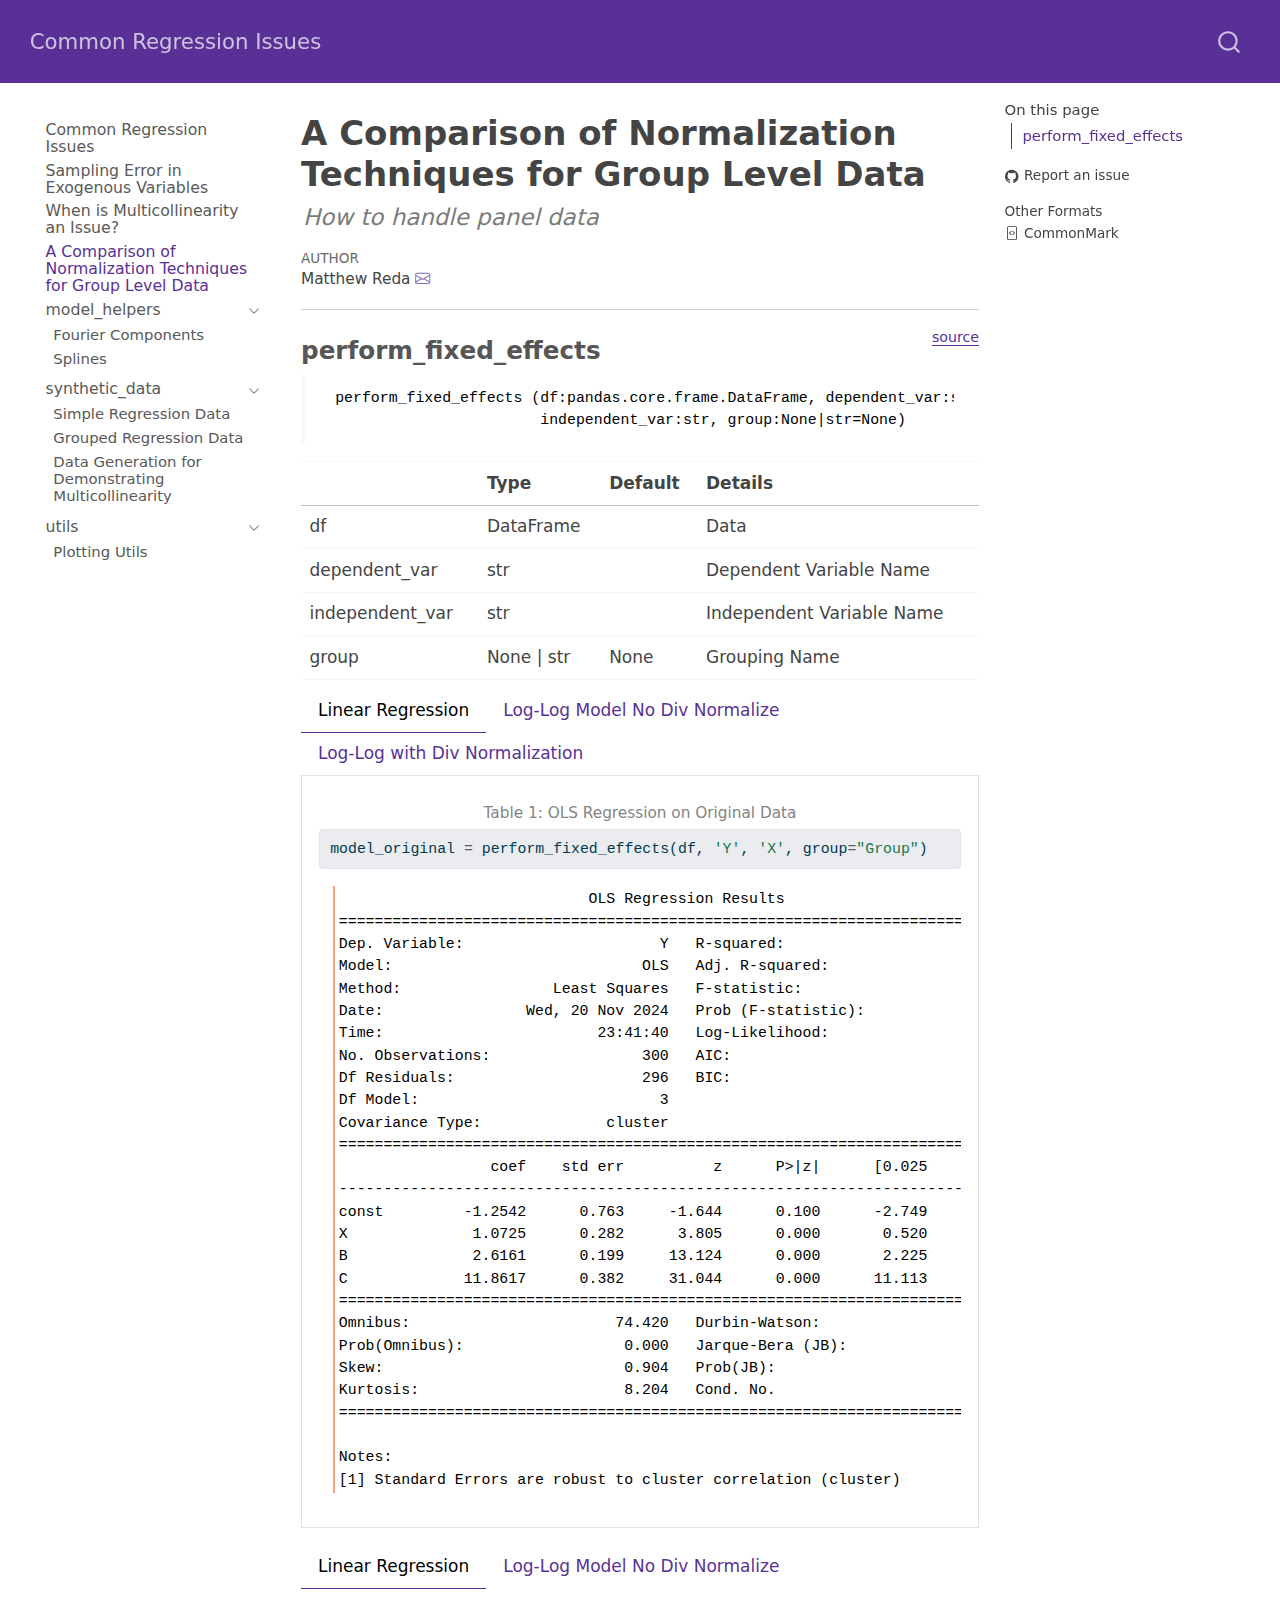
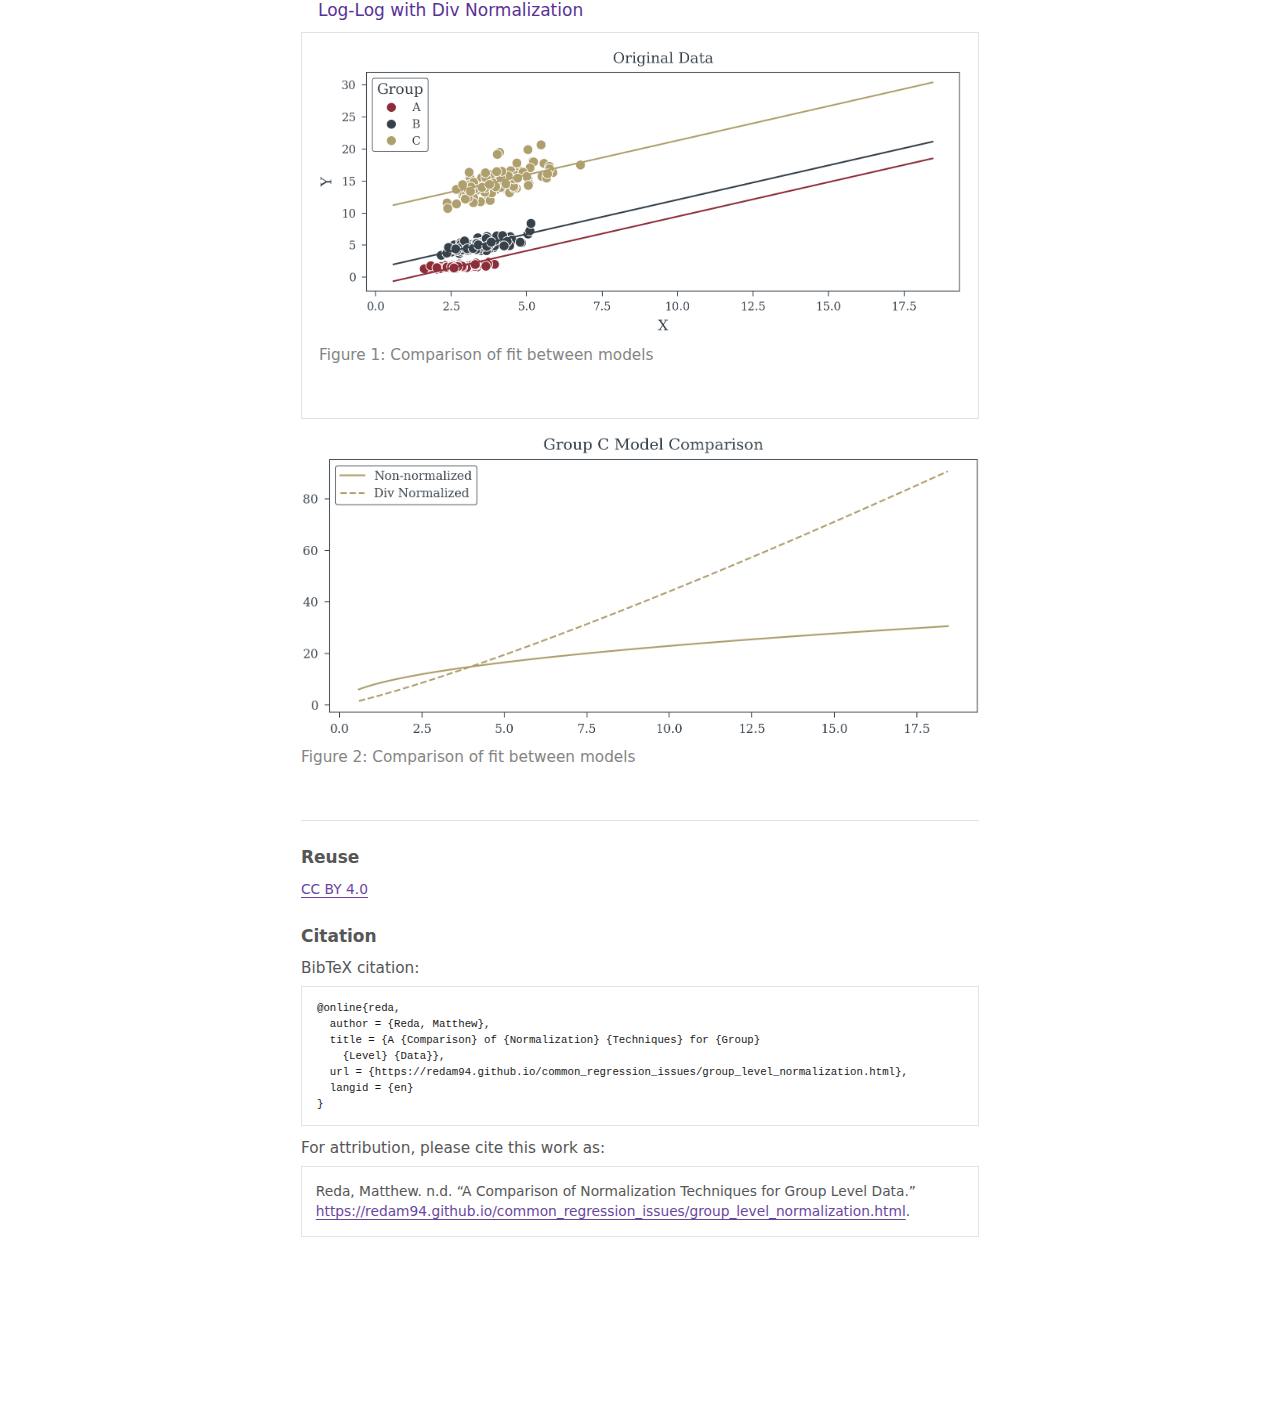
<file: group_level_normalization.html>
<!DOCTYPE html>
<html xmlns="http://www.w3.org/1999/xhtml" lang="en" xml:lang="en"><head>

<meta charset="utf-8">
<meta name="generator" content="quarto-1.5.57">

<meta name="viewport" content="width=device-width, initial-scale=1.0, user-scalable=yes">

<meta name="description" content="How to handle panel data">

<title>A Comparison of Normalization Techniques for Group Level Data – Common Regression Issues</title>
<style>
code{white-space: pre-wrap;}
span.smallcaps{font-variant: small-caps;}
div.columns{display: flex; gap: min(4vw, 1.5em);}
div.column{flex: auto; overflow-x: auto;}
div.hanging-indent{margin-left: 1.5em; text-indent: -1.5em;}
ul.task-list{list-style: none;}
ul.task-list li input[type="checkbox"] {
  width: 0.8em;
  margin: 0 0.8em 0.2em -1em; /* quarto-specific, see https://github.com/quarto-dev/quarto-cli/issues/4556 */ 
  vertical-align: middle;
}
/* CSS for syntax highlighting */
pre > code.sourceCode { white-space: pre; position: relative; }
pre > code.sourceCode > span { line-height: 1.25; }
pre > code.sourceCode > span:empty { height: 1.2em; }
.sourceCode { overflow: visible; }
code.sourceCode > span { color: inherit; text-decoration: inherit; }
div.sourceCode { margin: 1em 0; }
pre.sourceCode { margin: 0; }
@media screen {
div.sourceCode { overflow: auto; }
}
@media print {
pre > code.sourceCode { white-space: pre-wrap; }
pre > code.sourceCode > span { display: inline-block; text-indent: -5em; padding-left: 5em; }
}
pre.numberSource code
  { counter-reset: source-line 0; }
pre.numberSource code > span
  { position: relative; left: -4em; counter-increment: source-line; }
pre.numberSource code > span > a:first-child::before
  { content: counter(source-line);
    position: relative; left: -1em; text-align: right; vertical-align: baseline;
    border: none; display: inline-block;
    -webkit-touch-callout: none; -webkit-user-select: none;
    -khtml-user-select: none; -moz-user-select: none;
    -ms-user-select: none; user-select: none;
    padding: 0 4px; width: 4em;
  }
pre.numberSource { margin-left: 3em;  padding-left: 4px; }
div.sourceCode
  {   }
@media screen {
pre > code.sourceCode > span > a:first-child::before { text-decoration: underline; }
}
</style>


<script src="site_libs/quarto-nav/quarto-nav.js"></script>
<script src="site_libs/quarto-nav/headroom.min.js"></script>
<script src="site_libs/clipboard/clipboard.min.js"></script>
<script src="site_libs/quarto-search/autocomplete.umd.js"></script>
<script src="site_libs/quarto-search/fuse.min.js"></script>
<script src="site_libs/quarto-search/quarto-search.js"></script>
<meta name="quarto:offset" content="./">
<script src="site_libs/quarto-html/quarto.js"></script>
<script src="site_libs/quarto-html/popper.min.js"></script>
<script src="site_libs/quarto-html/tippy.umd.min.js"></script>
<script src="site_libs/quarto-html/anchor.min.js"></script>
<link href="site_libs/quarto-html/tippy.css" rel="stylesheet">
<link href="site_libs/quarto-html/quarto-syntax-highlighting.css" rel="stylesheet" id="quarto-text-highlighting-styles">
<script src="site_libs/bootstrap/bootstrap.min.js"></script>
<link href="site_libs/bootstrap/bootstrap-icons.css" rel="stylesheet">
<link href="site_libs/bootstrap/bootstrap.min.css" rel="stylesheet" id="quarto-bootstrap" data-mode="light">
<script id="quarto-search-options" type="application/json">{
  "location": "navbar",
  "copy-button": false,
  "collapse-after": 3,
  "panel-placement": "end",
  "type": "overlay",
  "limit": 50,
  "keyboard-shortcut": [
    "f",
    "/",
    "s"
  ],
  "show-item-context": false,
  "language": {
    "search-no-results-text": "No results",
    "search-matching-documents-text": "matching documents",
    "search-copy-link-title": "Copy link to search",
    "search-hide-matches-text": "Hide additional matches",
    "search-more-match-text": "more match in this document",
    "search-more-matches-text": "more matches in this document",
    "search-clear-button-title": "Clear",
    "search-text-placeholder": "",
    "search-detached-cancel-button-title": "Cancel",
    "search-submit-button-title": "Submit",
    "search-label": "Search"
  }
}</script>


<link rel="stylesheet" href="styles.css">
<meta property="og:title" content="A Comparison of Normalization Techniques for Group Level Data – Common Regression Issues">
<meta property="og:description" content="How to handle panel data">
<meta property="og:site_name" content="Common Regression Issues">
<meta name="twitter:title" content="A Comparison of Normalization Techniques for Group Level Data – Common Regression Issues">
<meta name="twitter:description" content="How to handle panel data">
<meta name="twitter:card" content="summary">
</head>

<body class="nav-sidebar floating nav-fixed">

<div id="quarto-search-results"></div>
  <header id="quarto-header" class="headroom fixed-top">
    <nav class="navbar navbar-expand-lg " data-bs-theme="dark">
      <div class="navbar-container container-fluid">
      <div class="navbar-brand-container mx-auto">
    <a class="navbar-brand" href="./index.html">
    <span class="navbar-title">Common Regression Issues</span>
    </a>
  </div>
        <div class="quarto-navbar-tools tools-end">
</div>
          <div id="quarto-search" class="" title="Search"></div>
      </div> <!-- /container-fluid -->
    </nav>
  <nav class="quarto-secondary-nav">
    <div class="container-fluid d-flex">
      <button type="button" class="quarto-btn-toggle btn" data-bs-toggle="collapse" role="button" data-bs-target=".quarto-sidebar-collapse-item" aria-controls="quarto-sidebar" aria-expanded="false" aria-label="Toggle sidebar navigation" onclick="if (window.quartoToggleHeadroom) { window.quartoToggleHeadroom(); }">
        <i class="bi bi-layout-text-sidebar-reverse"></i>
      </button>
        <nav class="quarto-page-breadcrumbs" aria-label="breadcrumb"><ol class="breadcrumb"><li class="breadcrumb-item"><a href="./group_level_normalization.html">A Comparison of Normalization Techniques for Group Level Data</a></li></ol></nav>
        <a class="flex-grow-1" role="navigation" data-bs-toggle="collapse" data-bs-target=".quarto-sidebar-collapse-item" aria-controls="quarto-sidebar" aria-expanded="false" aria-label="Toggle sidebar navigation" onclick="if (window.quartoToggleHeadroom) { window.quartoToggleHeadroom(); }">      
        </a>
    </div>
  </nav>
</header>
<!-- content -->
<div id="quarto-content" class="quarto-container page-columns page-rows-contents page-layout-article page-navbar">
<!-- sidebar -->
  <nav id="quarto-sidebar" class="sidebar collapse collapse-horizontal quarto-sidebar-collapse-item sidebar-navigation floating overflow-auto">
    <div class="sidebar-menu-container"> 
    <ul class="list-unstyled mt-1">
        <li class="sidebar-item">
  <div class="sidebar-item-container"> 
  <a href="./index.html" class="sidebar-item-text sidebar-link">
 <span class="menu-text">Common Regression Issues</span></a>
  </div>
</li>
        <li class="sidebar-item">
  <div class="sidebar-item-container"> 
  <a href="./sampling_error.html" class="sidebar-item-text sidebar-link">
 <span class="menu-text">Sampling Error in Exogenous Variables</span></a>
  </div>
</li>
        <li class="sidebar-item">
  <div class="sidebar-item-container"> 
  <a href="./multicollinearity.html" class="sidebar-item-text sidebar-link">
 <span class="menu-text">When is Multicollinearity an Issue?</span></a>
  </div>
</li>
        <li class="sidebar-item">
  <div class="sidebar-item-container"> 
  <a href="./group_level_normalization.html" class="sidebar-item-text sidebar-link active">
 <span class="menu-text">A Comparison of Normalization Techniques for Group Level Data</span></a>
  </div>
</li>
        <li class="sidebar-item sidebar-item-section">
      <div class="sidebar-item-container"> 
            <a class="sidebar-item-text sidebar-link text-start" data-bs-toggle="collapse" data-bs-target="#quarto-sidebar-section-1" role="navigation" aria-expanded="true">
 <span class="menu-text">model_helpers</span></a>
          <a class="sidebar-item-toggle text-start" data-bs-toggle="collapse" data-bs-target="#quarto-sidebar-section-1" role="navigation" aria-expanded="true" aria-label="Toggle section">
            <i class="bi bi-chevron-right ms-2"></i>
          </a> 
      </div>
      <ul id="quarto-sidebar-section-1" class="collapse list-unstyled sidebar-section depth1 show">  
          <li class="sidebar-item">
  <div class="sidebar-item-container"> 
  <a href="./model_helpers/fourier_components.html" class="sidebar-item-text sidebar-link">
 <span class="menu-text">Fourier Components</span></a>
  </div>
</li>
          <li class="sidebar-item">
  <div class="sidebar-item-container"> 
  <a href="./model_helpers/spline_models.html" class="sidebar-item-text sidebar-link">
 <span class="menu-text">Splines</span></a>
  </div>
</li>
      </ul>
  </li>
        <li class="sidebar-item sidebar-item-section">
      <div class="sidebar-item-container"> 
            <a class="sidebar-item-text sidebar-link text-start" data-bs-toggle="collapse" data-bs-target="#quarto-sidebar-section-2" role="navigation" aria-expanded="true">
 <span class="menu-text">synthetic_data</span></a>
          <a class="sidebar-item-toggle text-start" data-bs-toggle="collapse" data-bs-target="#quarto-sidebar-section-2" role="navigation" aria-expanded="true" aria-label="Toggle section">
            <i class="bi bi-chevron-right ms-2"></i>
          </a> 
      </div>
      <ul id="quarto-sidebar-section-2" class="collapse list-unstyled sidebar-section depth1 show">  
          <li class="sidebar-item">
  <div class="sidebar-item-container"> 
  <a href="./synthetic_data/simple_regression_data.html" class="sidebar-item-text sidebar-link">
 <span class="menu-text">Simple Regression Data</span></a>
  </div>
</li>
          <li class="sidebar-item">
  <div class="sidebar-item-container"> 
  <a href="./synthetic_data/grouped_data.html" class="sidebar-item-text sidebar-link">
 <span class="menu-text">Grouped Regression Data</span></a>
  </div>
</li>
          <li class="sidebar-item">
  <div class="sidebar-item-container"> 
  <a href="./synthetic_data/multicollinearity_example_data.html" class="sidebar-item-text sidebar-link">
 <span class="menu-text">Data Generation for Demonstrating Multicollinearity</span></a>
  </div>
</li>
      </ul>
  </li>
        <li class="sidebar-item sidebar-item-section">
      <div class="sidebar-item-container"> 
            <a class="sidebar-item-text sidebar-link text-start" data-bs-toggle="collapse" data-bs-target="#quarto-sidebar-section-3" role="navigation" aria-expanded="true">
 <span class="menu-text">utils</span></a>
          <a class="sidebar-item-toggle text-start" data-bs-toggle="collapse" data-bs-target="#quarto-sidebar-section-3" role="navigation" aria-expanded="true" aria-label="Toggle section">
            <i class="bi bi-chevron-right ms-2"></i>
          </a> 
      </div>
      <ul id="quarto-sidebar-section-3" class="collapse list-unstyled sidebar-section depth1 show">  
          <li class="sidebar-item">
  <div class="sidebar-item-container"> 
  <a href="./utils/plotting.html" class="sidebar-item-text sidebar-link">
 <span class="menu-text">Plotting Utils</span></a>
  </div>
</li>
      </ul>
  </li>
    </ul>
    </div>
</nav>
<div id="quarto-sidebar-glass" class="quarto-sidebar-collapse-item" data-bs-toggle="collapse" data-bs-target=".quarto-sidebar-collapse-item"></div>
<!-- margin-sidebar -->
    <div id="quarto-margin-sidebar" class="sidebar margin-sidebar">
        <nav id="TOC" role="doc-toc" class="toc-active">
    <h2 id="toc-title">On this page</h2>
   
  <ul>
  <li><a href="#perform_fixed_effects" id="toc-perform_fixed_effects" class="nav-link active" data-scroll-target="#perform_fixed_effects">perform_fixed_effects</a></li>
  </ul>
<div class="toc-actions"><ul><li><a href="https://github.com/redam94/common_regression_issues/issues/new" class="toc-action"><i class="bi bi-github"></i>Report an issue</a></li></ul></div><div class="quarto-alternate-formats"><h2>Other Formats</h2><ul><li><a href="group_level_normalization.html.md"><i class="bi bi-file-code"></i>CommonMark</a></li></ul></div></nav>
    </div>
<!-- main -->
<main class="content" id="quarto-document-content">

<header id="title-block-header" class="quarto-title-block default">
<div class="quarto-title">
<h1 class="title">A Comparison of Normalization Techniques for Group Level Data</h1>
</div>

<div>
  <div class="description">
    How to handle panel data
  </div>
</div>


<div class="quarto-title-meta">

    <div>
    <div class="quarto-title-meta-heading">Author</div>
    <div class="quarto-title-meta-contents">
             <p>Matthew Reda <a href="mailto:redam94@gmail.com" class="quarto-title-author-email"><i class="bi bi-envelope"></i></a> </p>
          </div>
  </div>
    
  
    
  </div>
  


</header>


<!-- WARNING: THIS FILE WAS AUTOGENERATED! DO NOT EDIT! -->
<hr>
<p><a href="https://github.com/redam94/common_regression_issues/blob/main/common_regression_issues/normalization.py#L17" target="_blank" style="float:right; font-size:smaller">source</a></p>
<section id="perform_fixed_effects" class="level3">
<h3 class="anchored" data-anchor-id="perform_fixed_effects">perform_fixed_effects</h3>
<blockquote class="blockquote">
<pre><code> perform_fixed_effects (df:pandas.core.frame.DataFrame, dependent_var:str,
                        independent_var:str, group:None|str=None)</code></pre>
</blockquote>
<table class="caption-top table">
<thead>
<tr class="header">
<th></th>
<th><strong>Type</strong></th>
<th><strong>Default</strong></th>
<th><strong>Details</strong></th>
</tr>
</thead>
<tbody>
<tr class="odd">
<td>df</td>
<td>DataFrame</td>
<td></td>
<td>Data</td>
</tr>
<tr class="even">
<td>dependent_var</td>
<td>str</td>
<td></td>
<td>Dependent Variable Name</td>
</tr>
<tr class="odd">
<td>independent_var</td>
<td>str</td>
<td></td>
<td>Independent Variable Name</td>
</tr>
<tr class="even">
<td>group</td>
<td>None | str</td>
<td>None</td>
<td>Grouping Name</td>
</tr>
</tbody>
</table>
<div class="tabset-margin-container"></div><div class="panel-tabset" data-group="Regression">
<ul class="nav nav-tabs" role="tablist"><li class="nav-item" role="presentation"><a class="nav-link active" id="tabset-1-1-tab" data-bs-toggle="tab" data-bs-target="#tabset-1-1" role="tab" aria-controls="tabset-1-1" aria-selected="true" aria-current="page">Linear Regression</a></li><li class="nav-item" role="presentation"><a class="nav-link" id="tabset-1-2-tab" data-bs-toggle="tab" data-bs-target="#tabset-1-2" role="tab" aria-controls="tabset-1-2" aria-selected="false">Log-Log Model No Div Normalize</a></li><li class="nav-item" role="presentation"><a class="nav-link" id="tabset-1-3-tab" data-bs-toggle="tab" data-bs-target="#tabset-1-3" role="tab" aria-controls="tabset-1-3" aria-selected="false">Log-Log with Div Normalization</a></li></ul>
<div class="tab-content" data-group="Regression">
<div id="tabset-1-1" class="tab-pane active" role="tabpanel" aria-labelledby="tabset-1-1-tab">
<div id="tbl-ols-od" class="cell quarto-float quarto-figure quarto-figure-center anchored">
<figure class="quarto-float quarto-float-tbl figure">
<figcaption class="quarto-float-caption-top quarto-float-caption quarto-float-tbl" id="tbl-ols-od-caption-0ceaefa1-69ba-4598-a22c-09a6ac19f8ca">
Table&nbsp;1: OLS Regression on Original Data
</figcaption>
<div aria-describedby="tbl-ols-od-caption-0ceaefa1-69ba-4598-a22c-09a6ac19f8ca">
<div class="sourceCode cell-code" id="cb2"><pre class="sourceCode python code-with-copy"><code class="sourceCode python"><span id="cb2-1"><a href="#cb2-1" aria-hidden="true" tabindex="-1"></a>model_original <span class="op">=</span> perform_fixed_effects(df, <span class="st">'Y'</span>, <span class="st">'X'</span>, group<span class="op">=</span><span class="st">"Group"</span>)</span></code><button title="Copy to Clipboard" class="code-copy-button"><i class="bi"></i></button></pre></div>
<div class="cell-output cell-output-stdout">
<pre><code>                            OLS Regression Results                            
==============================================================================
Dep. Variable:                      Y   R-squared:                       0.975
Model:                            OLS   Adj. R-squared:                  0.974
Method:                 Least Squares   F-statistic:                     321.0
Date:                Wed, 20 Nov 2024   Prob (F-statistic):            0.00310
Time:                        23:41:40   Log-Likelihood:                -400.16
No. Observations:                 300   AIC:                             808.3
Df Residuals:                     296   BIC:                             823.1
Df Model:                           3                                         
Covariance Type:              cluster                                         
==============================================================================
                 coef    std err          z      P&gt;|z|      [0.025      0.975]
------------------------------------------------------------------------------
const         -1.2542      0.763     -1.644      0.100      -2.749       0.241
X              1.0725      0.282      3.805      0.000       0.520       1.625
B              2.6161      0.199     13.124      0.000       2.225       3.007
C             11.8617      0.382     31.044      0.000      11.113      12.611
==============================================================================
Omnibus:                       74.420   Durbin-Watson:                   2.001
Prob(Omnibus):                  0.000   Jarque-Bera (JB):              379.356
Skew:                           0.904   Prob(JB):                     4.21e-83
Kurtosis:                       8.204   Cond. No.                         18.2
==============================================================================

Notes:
[1] Standard Errors are robust to cluster correlation (cluster)</code></pre>
</div>
</div>
</figure>
</div>
</div>
<div id="tabset-1-2" class="tab-pane" role="tabpanel" aria-labelledby="tabset-1-2-tab">
<div id="tbl-log-data" class="cell quarto-float quarto-figure quarto-figure-center anchored">
<figure class="quarto-float quarto-float-tbl figure">
<figcaption class="quarto-float-caption-top quarto-float-caption quarto-float-tbl" id="tbl-log-data-caption-0ceaefa1-69ba-4598-a22c-09a6ac19f8ca">
Table&nbsp;2: OLS Regression on Log-Transformed Data
</figcaption>
<div aria-describedby="tbl-log-data-caption-0ceaefa1-69ba-4598-a22c-09a6ac19f8ca">
<div class="sourceCode cell-code" id="cb4"><pre class="sourceCode python code-with-copy"><code class="sourceCode python"><span id="cb4-1"><a href="#cb4-1" aria-hidden="true" tabindex="-1"></a>model_log <span class="op">=</span> perform_fixed_effects(df, <span class="st">'log_Y'</span>, <span class="st">'log_X'</span>, <span class="st">"Group"</span>)</span></code><button title="Copy to Clipboard" class="code-copy-button"><i class="bi"></i></button></pre></div>
<div class="cell-output cell-output-stdout">
<pre><code>                            OLS Regression Results                            
==============================================================================
Dep. Variable:                  log_Y   R-squared:                       0.988
Model:                            OLS   Adj. R-squared:                  0.988
Method:                 Least Squares   F-statistic:                     49.98
Date:                Wed, 20 Nov 2024   Prob (F-statistic):             0.0194
Time:                        23:51:17   Log-Likelihood:                 269.61
No. Observations:                 300   AIC:                            -531.2
Df Residuals:                     296   BIC:                            -516.4
Df Model:                           3                                         
Covariance Type:              cluster                                         
==============================================================================
                 coef    std err          z      P&gt;|z|      [0.025      0.975]
------------------------------------------------------------------------------
const          0.0305      0.065      0.470      0.639      -0.097       0.158
log_X          0.4711      0.066      7.099      0.000       0.341       0.601
B              1.0007      0.015     64.917      0.000       0.970       1.031
C              2.0174      0.027     75.848      0.000       1.965       2.070
==============================================================================
Omnibus:                        5.308   Durbin-Watson:                   1.950
Prob(Omnibus):                  0.070   Jarque-Bera (JB):                5.394
Skew:                           0.325   Prob(JB):                       0.0674
Kurtosis:                       2.905   Cond. No.                         12.9
==============================================================================

Notes:
[1] Standard Errors are robust to cluster correlation (cluster)</code></pre>
</div>
</div>
</figure>
</div>
</div>
<div id="tabset-1-3" class="tab-pane" role="tabpanel" aria-labelledby="tabset-1-3-tab">
<div id="tbl-normed" class="cell quarto-float quarto-figure quarto-figure-center anchored">
<figure class="quarto-float quarto-float-tbl figure">
<figcaption class="quarto-float-caption-top quarto-float-caption quarto-float-tbl" id="tbl-normed-caption-0ceaefa1-69ba-4598-a22c-09a6ac19f8ca">
Table&nbsp;3: OLS Regression on Log-Transformed and Mean-Normalized Data
</figcaption>
<div aria-describedby="tbl-normed-caption-0ceaefa1-69ba-4598-a22c-09a6ac19f8ca">
<div class="sourceCode cell-code" id="cb6"><pre class="sourceCode python code-with-copy"><code class="sourceCode python"><span id="cb6-1"><a href="#cb6-1" aria-hidden="true" tabindex="-1"></a>model_log_norm <span class="op">=</span> perform_fixed_effects(df, <span class="st">'log_Y_norm'</span>, <span class="st">'log_X'</span>, <span class="st">'Group'</span>)</span></code><button title="Copy to Clipboard" class="code-copy-button"><i class="bi"></i></button></pre></div>
<div class="cell-output cell-output-stdout">
<pre><code>                            OLS Regression Results                            
==============================================================================
Dep. Variable:             log_Y_norm   R-squared:                       0.284
Model:                            OLS   Adj. R-squared:                  0.277
Method:                 Least Squares   F-statistic:                     4.051
Date:                Wed, 20 Nov 2024   Prob (F-statistic):              0.182
Time:                        23:53:36   Log-Likelihood:                 183.09
No. Observations:                 300   AIC:                            -358.2
Df Residuals:                     296   BIC:                            -343.4
Df Model:                           3                                         
Covariance Type:              cluster                                         
==============================================================================
                 coef    std err          z      P&gt;|z|      [0.025      0.975]
------------------------------------------------------------------------------
const          0.5718      0.213      2.688      0.007       0.155       0.989
log_X          0.4372      0.217      2.013      0.044       0.011       0.863
B             -0.1016      0.050     -2.013      0.044      -0.200      -0.003
C             -0.1752      0.087     -2.013      0.044      -0.346      -0.005
==============================================================================
Omnibus:                       30.117   Durbin-Watson:                   2.240
Prob(Omnibus):                  0.000   Jarque-Bera (JB):              106.155
Skew:                           0.321   Prob(JB):                     8.89e-24
Kurtosis:                       5.843   Cond. No.                         12.9
==============================================================================

Notes:
[1] Standard Errors are robust to cluster correlation (cluster)</code></pre>
</div>
</div>
</figure>
</div>
</div>
</div>
</div>
<div class="tabset-margin-container"></div><div class="panel-tabset" data-group="Regression">
<ul class="nav nav-tabs" role="tablist"><li class="nav-item" role="presentation"><a class="nav-link active" id="tabset-2-1-tab" data-bs-toggle="tab" data-bs-target="#tabset-2-1" role="tab" aria-controls="tabset-2-1" aria-selected="true">Linear Regression</a></li><li class="nav-item" role="presentation"><a class="nav-link" id="tabset-2-2-tab" data-bs-toggle="tab" data-bs-target="#tabset-2-2" role="tab" aria-controls="tabset-2-2" aria-selected="false">Log-Log Model No Div Normalize</a></li><li class="nav-item" role="presentation"><a class="nav-link" id="tabset-2-3-tab" data-bs-toggle="tab" data-bs-target="#tabset-2-3" role="tab" aria-controls="tabset-2-3" aria-selected="false">Log-Log with Div Normalization</a></li></ul>
<div class="tab-content" data-group="Regression">
<div id="tabset-2-1" class="tab-pane active" role="tabpanel" aria-labelledby="tabset-2-1-tab">
<div id="cell-fig-model-comparison" class="cell">
<div class="cell-output cell-output-display">
<div id="fig-model-comparison" class="quarto-float quarto-figure quarto-figure-center anchored">
<figure class="quarto-float quarto-float-fig figure">
<div aria-describedby="fig-model-comparison-caption-0ceaefa1-69ba-4598-a22c-09a6ac19f8ca">
<img src="02_group_level_normalization_files/figure-html/fig-model-comparison-output-1.png" class="img-fluid figure-img">
</div>
<figcaption class="quarto-float-caption-bottom quarto-float-caption quarto-float-fig" id="fig-model-comparison-caption-0ceaefa1-69ba-4598-a22c-09a6ac19f8ca">
Figure&nbsp;1: Comparison of fit between models
</figcaption>
</figure>
</div>
</div>
</div>
</div>
<div id="tabset-2-2" class="tab-pane" role="tabpanel" aria-labelledby="tabset-2-2-tab">
<div id="cell-16" class="cell">
<div class="cell-output cell-output-display">
<div>
<figure class="figure">
<p><img src="02_group_level_normalization_files/figure-html/cell-7-output-1.png" class="img-fluid figure-img"></p>
</figure>
</div>
</div>
</div>
</div>
<div id="tabset-2-3" class="tab-pane" role="tabpanel" aria-labelledby="tabset-2-3-tab">
<div id="cell-18" class="cell">
<div class="cell-output cell-output-display">
<div>
<figure class="figure">
<p><img src="02_group_level_normalization_files/figure-html/cell-8-output-1.png" class="img-fluid figure-img"></p>
</figure>
</div>
</div>
</div>
</div>
</div>
</div>
<div id="cell-fig-model-comparison-C" class="cell">
<div class="cell-output cell-output-display">
<div id="fig-model-comparison-c" class="quarto-float quarto-figure quarto-figure-center anchored">
<figure class="quarto-float quarto-float-fig figure">
<div aria-describedby="fig-model-comparison-c-caption-0ceaefa1-69ba-4598-a22c-09a6ac19f8ca">
<img src="02_group_level_normalization_files/figure-html/fig-model-comparison-c-output-1.png" class="img-fluid figure-img">
</div>
<figcaption class="quarto-float-caption-bottom quarto-float-caption quarto-float-fig" id="fig-model-comparison-c-caption-0ceaefa1-69ba-4598-a22c-09a6ac19f8ca">
Figure&nbsp;2: Comparison of fit between models
</figcaption>
</figure>
</div>
</div>
</div>


</section>

<div id="quarto-appendix" class="default"><section class="quarto-appendix-contents" id="quarto-reuse"><h2 class="anchored quarto-appendix-heading">Reuse</h2><div class="quarto-appendix-contents"><div><a rel="license" href="https://creativecommons.org/licenses/by/4.0/">CC BY 4.0</a></div></div></section><section class="quarto-appendix-contents" id="quarto-citation"><h2 class="anchored quarto-appendix-heading">Citation</h2><div><div class="quarto-appendix-secondary-label">BibTeX citation:</div><pre class="sourceCode code-with-copy quarto-appendix-bibtex"><code class="sourceCode bibtex">@online{reda,
  author = {Reda, Matthew},
  title = {A {Comparison} of {Normalization} {Techniques} for {Group}
    {Level} {Data}},
  url = {https://redam94.github.io/common_regression_issues/group_level_normalization.html},
  langid = {en}
}
</code><button title="Copy to Clipboard" class="code-copy-button"><i class="bi"></i></button></pre><div class="quarto-appendix-secondary-label">For attribution, please cite this work as:</div><div id="ref-reda" class="csl-entry quarto-appendix-citeas" role="listitem">
Reda, Matthew. n.d. <span>“A Comparison of Normalization Techniques for
Group Level Data.”</span> <a href="https://redam94.github.io/common_regression_issues/group_level_normalization.html">https://redam94.github.io/common_regression_issues/group_level_normalization.html</a>.
</div></div></section></div></main> <!-- /main -->
<script id="quarto-html-after-body" type="application/javascript">
window.document.addEventListener("DOMContentLoaded", function (event) {
  const toggleBodyColorMode = (bsSheetEl) => {
    const mode = bsSheetEl.getAttribute("data-mode");
    const bodyEl = window.document.querySelector("body");
    if (mode === "dark") {
      bodyEl.classList.add("quarto-dark");
      bodyEl.classList.remove("quarto-light");
    } else {
      bodyEl.classList.add("quarto-light");
      bodyEl.classList.remove("quarto-dark");
    }
  }
  const toggleBodyColorPrimary = () => {
    const bsSheetEl = window.document.querySelector("link#quarto-bootstrap");
    if (bsSheetEl) {
      toggleBodyColorMode(bsSheetEl);
    }
  }
  toggleBodyColorPrimary();  
  const icon = "";
  const anchorJS = new window.AnchorJS();
  anchorJS.options = {
    placement: 'right',
    icon: icon
  };
  anchorJS.add('.anchored');
  const isCodeAnnotation = (el) => {
    for (const clz of el.classList) {
      if (clz.startsWith('code-annotation-')) {                     
        return true;
      }
    }
    return false;
  }
  const onCopySuccess = function(e) {
    // button target
    const button = e.trigger;
    // don't keep focus
    button.blur();
    // flash "checked"
    button.classList.add('code-copy-button-checked');
    var currentTitle = button.getAttribute("title");
    button.setAttribute("title", "Copied!");
    let tooltip;
    if (window.bootstrap) {
      button.setAttribute("data-bs-toggle", "tooltip");
      button.setAttribute("data-bs-placement", "left");
      button.setAttribute("data-bs-title", "Copied!");
      tooltip = new bootstrap.Tooltip(button, 
        { trigger: "manual", 
          customClass: "code-copy-button-tooltip",
          offset: [0, -8]});
      tooltip.show();    
    }
    setTimeout(function() {
      if (tooltip) {
        tooltip.hide();
        button.removeAttribute("data-bs-title");
        button.removeAttribute("data-bs-toggle");
        button.removeAttribute("data-bs-placement");
      }
      button.setAttribute("title", currentTitle);
      button.classList.remove('code-copy-button-checked');
    }, 1000);
    // clear code selection
    e.clearSelection();
  }
  const getTextToCopy = function(trigger) {
      const codeEl = trigger.previousElementSibling.cloneNode(true);
      for (const childEl of codeEl.children) {
        if (isCodeAnnotation(childEl)) {
          childEl.remove();
        }
      }
      return codeEl.innerText;
  }
  const clipboard = new window.ClipboardJS('.code-copy-button:not([data-in-quarto-modal])', {
    text: getTextToCopy
  });
  clipboard.on('success', onCopySuccess);
  if (window.document.getElementById('quarto-embedded-source-code-modal')) {
    // For code content inside modals, clipBoardJS needs to be initialized with a container option
    // TODO: Check when it could be a function (https://github.com/zenorocha/clipboard.js/issues/860)
    const clipboardModal = new window.ClipboardJS('.code-copy-button[data-in-quarto-modal]', {
      text: getTextToCopy,
      container: window.document.getElementById('quarto-embedded-source-code-modal')
    });
    clipboardModal.on('success', onCopySuccess);
  }
    var localhostRegex = new RegExp(/^(?:http|https):\/\/localhost\:?[0-9]*\//);
    var mailtoRegex = new RegExp(/^mailto:/);
      var filterRegex = new RegExp("https:\/\/redam94\.github\.io\/common_regression_issues");
    var isInternal = (href) => {
        return filterRegex.test(href) || localhostRegex.test(href) || mailtoRegex.test(href);
    }
    // Inspect non-navigation links and adorn them if external
 	var links = window.document.querySelectorAll('a[href]:not(.nav-link):not(.navbar-brand):not(.toc-action):not(.sidebar-link):not(.sidebar-item-toggle):not(.pagination-link):not(.no-external):not([aria-hidden]):not(.dropdown-item):not(.quarto-navigation-tool):not(.about-link)');
    for (var i=0; i<links.length; i++) {
      const link = links[i];
      if (!isInternal(link.href)) {
        // undo the damage that might have been done by quarto-nav.js in the case of
        // links that we want to consider external
        if (link.dataset.originalHref !== undefined) {
          link.href = link.dataset.originalHref;
        }
      }
    }
  function tippyHover(el, contentFn, onTriggerFn, onUntriggerFn) {
    const config = {
      allowHTML: true,
      maxWidth: 500,
      delay: 100,
      arrow: false,
      appendTo: function(el) {
          return el.parentElement;
      },
      interactive: true,
      interactiveBorder: 10,
      theme: 'quarto',
      placement: 'bottom-start',
    };
    if (contentFn) {
      config.content = contentFn;
    }
    if (onTriggerFn) {
      config.onTrigger = onTriggerFn;
    }
    if (onUntriggerFn) {
      config.onUntrigger = onUntriggerFn;
    }
    window.tippy(el, config); 
  }
  const noterefs = window.document.querySelectorAll('a[role="doc-noteref"]');
  for (var i=0; i<noterefs.length; i++) {
    const ref = noterefs[i];
    tippyHover(ref, function() {
      // use id or data attribute instead here
      let href = ref.getAttribute('data-footnote-href') || ref.getAttribute('href');
      try { href = new URL(href).hash; } catch {}
      const id = href.replace(/^#\/?/, "");
      const note = window.document.getElementById(id);
      if (note) {
        return note.innerHTML;
      } else {
        return "";
      }
    });
  }
  const xrefs = window.document.querySelectorAll('a.quarto-xref');
  const processXRef = (id, note) => {
    // Strip column container classes
    const stripColumnClz = (el) => {
      el.classList.remove("page-full", "page-columns");
      if (el.children) {
        for (const child of el.children) {
          stripColumnClz(child);
        }
      }
    }
    stripColumnClz(note)
    if (id === null || id.startsWith('sec-')) {
      // Special case sections, only their first couple elements
      const container = document.createElement("div");
      if (note.children && note.children.length > 2) {
        container.appendChild(note.children[0].cloneNode(true));
        for (let i = 1; i < note.children.length; i++) {
          const child = note.children[i];
          if (child.tagName === "P" && child.innerText === "") {
            continue;
          } else {
            container.appendChild(child.cloneNode(true));
            break;
          }
        }
        if (window.Quarto?.typesetMath) {
          window.Quarto.typesetMath(container);
        }
        return container.innerHTML
      } else {
        if (window.Quarto?.typesetMath) {
          window.Quarto.typesetMath(note);
        }
        return note.innerHTML;
      }
    } else {
      // Remove any anchor links if they are present
      const anchorLink = note.querySelector('a.anchorjs-link');
      if (anchorLink) {
        anchorLink.remove();
      }
      if (window.Quarto?.typesetMath) {
        window.Quarto.typesetMath(note);
      }
      // TODO in 1.5, we should make sure this works without a callout special case
      if (note.classList.contains("callout")) {
        return note.outerHTML;
      } else {
        return note.innerHTML;
      }
    }
  }
  for (var i=0; i<xrefs.length; i++) {
    const xref = xrefs[i];
    tippyHover(xref, undefined, function(instance) {
      instance.disable();
      let url = xref.getAttribute('href');
      let hash = undefined; 
      if (url.startsWith('#')) {
        hash = url;
      } else {
        try { hash = new URL(url).hash; } catch {}
      }
      if (hash) {
        const id = hash.replace(/^#\/?/, "");
        const note = window.document.getElementById(id);
        if (note !== null) {
          try {
            const html = processXRef(id, note.cloneNode(true));
            instance.setContent(html);
          } finally {
            instance.enable();
            instance.show();
          }
        } else {
          // See if we can fetch this
          fetch(url.split('#')[0])
          .then(res => res.text())
          .then(html => {
            const parser = new DOMParser();
            const htmlDoc = parser.parseFromString(html, "text/html");
            const note = htmlDoc.getElementById(id);
            if (note !== null) {
              const html = processXRef(id, note);
              instance.setContent(html);
            } 
          }).finally(() => {
            instance.enable();
            instance.show();
          });
        }
      } else {
        // See if we can fetch a full url (with no hash to target)
        // This is a special case and we should probably do some content thinning / targeting
        fetch(url)
        .then(res => res.text())
        .then(html => {
          const parser = new DOMParser();
          const htmlDoc = parser.parseFromString(html, "text/html");
          const note = htmlDoc.querySelector('main.content');
          if (note !== null) {
            // This should only happen for chapter cross references
            // (since there is no id in the URL)
            // remove the first header
            if (note.children.length > 0 && note.children[0].tagName === "HEADER") {
              note.children[0].remove();
            }
            const html = processXRef(null, note);
            instance.setContent(html);
          } 
        }).finally(() => {
          instance.enable();
          instance.show();
        });
      }
    }, function(instance) {
    });
  }
      let selectedAnnoteEl;
      const selectorForAnnotation = ( cell, annotation) => {
        let cellAttr = 'data-code-cell="' + cell + '"';
        let lineAttr = 'data-code-annotation="' +  annotation + '"';
        const selector = 'span[' + cellAttr + '][' + lineAttr + ']';
        return selector;
      }
      const selectCodeLines = (annoteEl) => {
        const doc = window.document;
        const targetCell = annoteEl.getAttribute("data-target-cell");
        const targetAnnotation = annoteEl.getAttribute("data-target-annotation");
        const annoteSpan = window.document.querySelector(selectorForAnnotation(targetCell, targetAnnotation));
        const lines = annoteSpan.getAttribute("data-code-lines").split(",");
        const lineIds = lines.map((line) => {
          return targetCell + "-" + line;
        })
        let top = null;
        let height = null;
        let parent = null;
        if (lineIds.length > 0) {
            //compute the position of the single el (top and bottom and make a div)
            const el = window.document.getElementById(lineIds[0]);
            top = el.offsetTop;
            height = el.offsetHeight;
            parent = el.parentElement.parentElement;
          if (lineIds.length > 1) {
            const lastEl = window.document.getElementById(lineIds[lineIds.length - 1]);
            const bottom = lastEl.offsetTop + lastEl.offsetHeight;
            height = bottom - top;
          }
          if (top !== null && height !== null && parent !== null) {
            // cook up a div (if necessary) and position it 
            let div = window.document.getElementById("code-annotation-line-highlight");
            if (div === null) {
              div = window.document.createElement("div");
              div.setAttribute("id", "code-annotation-line-highlight");
              div.style.position = 'absolute';
              parent.appendChild(div);
            }
            div.style.top = top - 2 + "px";
            div.style.height = height + 4 + "px";
            div.style.left = 0;
            let gutterDiv = window.document.getElementById("code-annotation-line-highlight-gutter");
            if (gutterDiv === null) {
              gutterDiv = window.document.createElement("div");
              gutterDiv.setAttribute("id", "code-annotation-line-highlight-gutter");
              gutterDiv.style.position = 'absolute';
              const codeCell = window.document.getElementById(targetCell);
              const gutter = codeCell.querySelector('.code-annotation-gutter');
              gutter.appendChild(gutterDiv);
            }
            gutterDiv.style.top = top - 2 + "px";
            gutterDiv.style.height = height + 4 + "px";
          }
          selectedAnnoteEl = annoteEl;
        }
      };
      const unselectCodeLines = () => {
        const elementsIds = ["code-annotation-line-highlight", "code-annotation-line-highlight-gutter"];
        elementsIds.forEach((elId) => {
          const div = window.document.getElementById(elId);
          if (div) {
            div.remove();
          }
        });
        selectedAnnoteEl = undefined;
      };
        // Handle positioning of the toggle
    window.addEventListener(
      "resize",
      throttle(() => {
        elRect = undefined;
        if (selectedAnnoteEl) {
          selectCodeLines(selectedAnnoteEl);
        }
      }, 10)
    );
    function throttle(fn, ms) {
    let throttle = false;
    let timer;
      return (...args) => {
        if(!throttle) { // first call gets through
            fn.apply(this, args);
            throttle = true;
        } else { // all the others get throttled
            if(timer) clearTimeout(timer); // cancel #2
            timer = setTimeout(() => {
              fn.apply(this, args);
              timer = throttle = false;
            }, ms);
        }
      };
    }
      // Attach click handler to the DT
      const annoteDls = window.document.querySelectorAll('dt[data-target-cell]');
      for (const annoteDlNode of annoteDls) {
        annoteDlNode.addEventListener('click', (event) => {
          const clickedEl = event.target;
          if (clickedEl !== selectedAnnoteEl) {
            unselectCodeLines();
            const activeEl = window.document.querySelector('dt[data-target-cell].code-annotation-active');
            if (activeEl) {
              activeEl.classList.remove('code-annotation-active');
            }
            selectCodeLines(clickedEl);
            clickedEl.classList.add('code-annotation-active');
          } else {
            // Unselect the line
            unselectCodeLines();
            clickedEl.classList.remove('code-annotation-active');
          }
        });
      }
  const findCites = (el) => {
    const parentEl = el.parentElement;
    if (parentEl) {
      const cites = parentEl.dataset.cites;
      if (cites) {
        return {
          el,
          cites: cites.split(' ')
        };
      } else {
        return findCites(el.parentElement)
      }
    } else {
      return undefined;
    }
  };
  var bibliorefs = window.document.querySelectorAll('a[role="doc-biblioref"]');
  for (var i=0; i<bibliorefs.length; i++) {
    const ref = bibliorefs[i];
    const citeInfo = findCites(ref);
    if (citeInfo) {
      tippyHover(citeInfo.el, function() {
        var popup = window.document.createElement('div');
        citeInfo.cites.forEach(function(cite) {
          var citeDiv = window.document.createElement('div');
          citeDiv.classList.add('hanging-indent');
          citeDiv.classList.add('csl-entry');
          var biblioDiv = window.document.getElementById('ref-' + cite);
          if (biblioDiv) {
            citeDiv.innerHTML = biblioDiv.innerHTML;
          }
          popup.appendChild(citeDiv);
        });
        return popup.innerHTML;
      });
    }
  }
});
</script>
</div> <!-- /content -->




<footer class="footer"><div class="nav-footer"><div class="nav-footer-center"><div class="toc-actions d-sm-block d-md-none"><ul><li><a href="https://github.com/redam94/common_regression_issues/issues/new" class="toc-action"><i class="bi bi-github"></i>Report an issue</a></li></ul></div></div></div></footer></body></html>
</file>
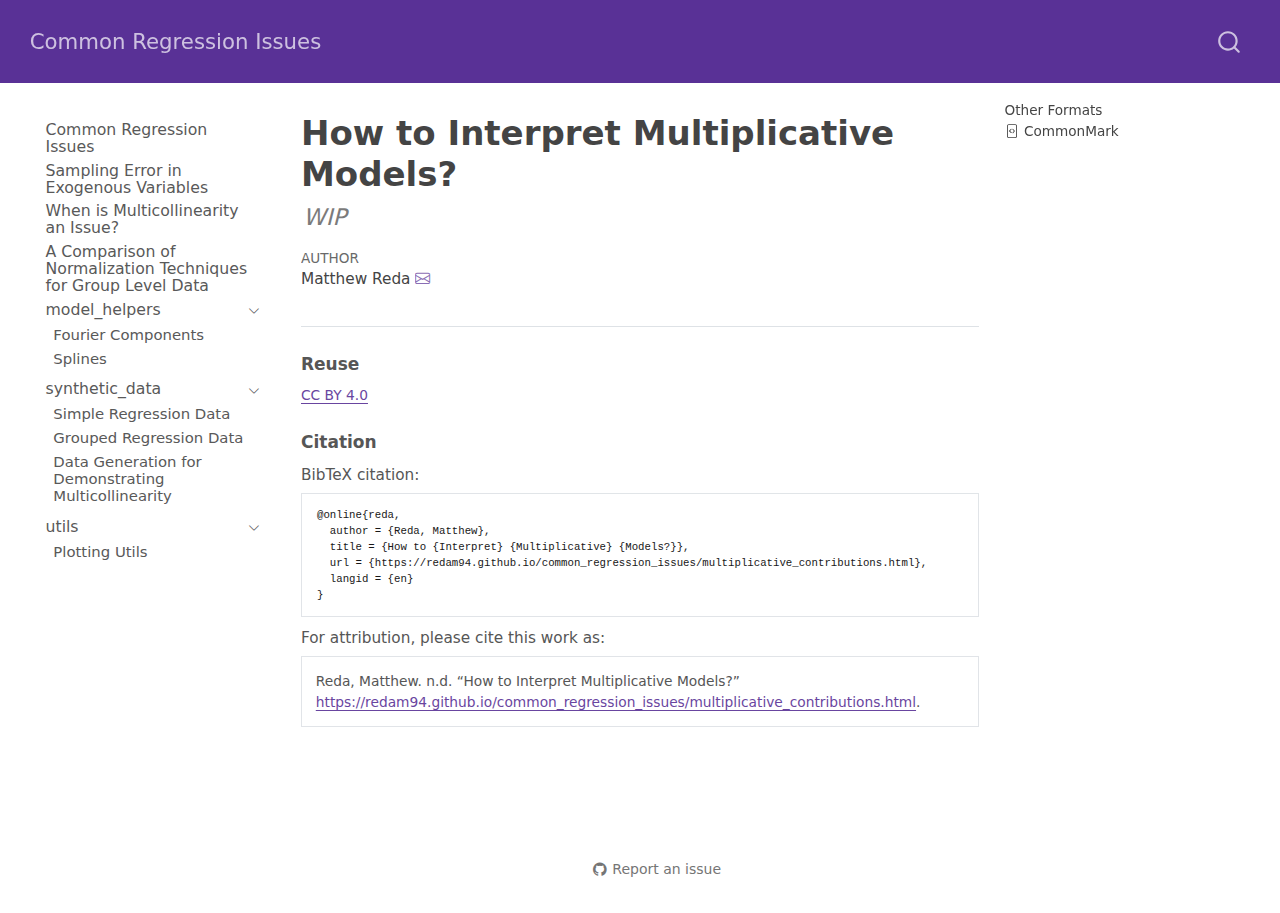
<file: multiplicative_contributions.html>
<!DOCTYPE html>
<html xmlns="http://www.w3.org/1999/xhtml" lang="en" xml:lang="en"><head>

<meta charset="utf-8">
<meta name="generator" content="quarto-1.5.57">

<meta name="viewport" content="width=device-width, initial-scale=1.0, user-scalable=yes">

<meta name="description" content="WIP">

<title>How to Interpret Multiplicative Models? – Common Regression Issues</title>
<style>
code{white-space: pre-wrap;}
span.smallcaps{font-variant: small-caps;}
div.columns{display: flex; gap: min(4vw, 1.5em);}
div.column{flex: auto; overflow-x: auto;}
div.hanging-indent{margin-left: 1.5em; text-indent: -1.5em;}
ul.task-list{list-style: none;}
ul.task-list li input[type="checkbox"] {
  width: 0.8em;
  margin: 0 0.8em 0.2em -1em; /* quarto-specific, see https://github.com/quarto-dev/quarto-cli/issues/4556 */ 
  vertical-align: middle;
}
</style>


<script src="site_libs/quarto-nav/quarto-nav.js"></script>
<script src="site_libs/quarto-nav/headroom.min.js"></script>
<script src="site_libs/clipboard/clipboard.min.js"></script>
<script src="site_libs/quarto-search/autocomplete.umd.js"></script>
<script src="site_libs/quarto-search/fuse.min.js"></script>
<script src="site_libs/quarto-search/quarto-search.js"></script>
<meta name="quarto:offset" content="./">
<script src="site_libs/quarto-html/quarto.js"></script>
<script src="site_libs/quarto-html/popper.min.js"></script>
<script src="site_libs/quarto-html/tippy.umd.min.js"></script>
<script src="site_libs/quarto-html/anchor.min.js"></script>
<link href="site_libs/quarto-html/tippy.css" rel="stylesheet">
<link href="site_libs/quarto-html/quarto-syntax-highlighting.css" rel="stylesheet" id="quarto-text-highlighting-styles">
<script src="site_libs/bootstrap/bootstrap.min.js"></script>
<link href="site_libs/bootstrap/bootstrap-icons.css" rel="stylesheet">
<link href="site_libs/bootstrap/bootstrap.min.css" rel="stylesheet" id="quarto-bootstrap" data-mode="light">
<script id="quarto-search-options" type="application/json">{
  "location": "navbar",
  "copy-button": false,
  "collapse-after": 3,
  "panel-placement": "end",
  "type": "overlay",
  "limit": 50,
  "keyboard-shortcut": [
    "f",
    "/",
    "s"
  ],
  "show-item-context": false,
  "language": {
    "search-no-results-text": "No results",
    "search-matching-documents-text": "matching documents",
    "search-copy-link-title": "Copy link to search",
    "search-hide-matches-text": "Hide additional matches",
    "search-more-match-text": "more match in this document",
    "search-more-matches-text": "more matches in this document",
    "search-clear-button-title": "Clear",
    "search-text-placeholder": "",
    "search-detached-cancel-button-title": "Cancel",
    "search-submit-button-title": "Submit",
    "search-label": "Search"
  }
}</script>


<link rel="stylesheet" href="styles.css">
<meta property="og:title" content="How to Interpret Multiplicative Models? – Common Regression Issues">
<meta property="og:description" content="WIP">
<meta property="og:site_name" content="Common Regression Issues">
<meta name="twitter:title" content="How to Interpret Multiplicative Models? – Common Regression Issues">
<meta name="twitter:description" content="WIP">
<meta name="twitter:card" content="summary">
</head>

<body class="nav-sidebar floating nav-fixed">

<div id="quarto-search-results"></div>
  <header id="quarto-header" class="headroom fixed-top">
    <nav class="navbar navbar-expand-lg " data-bs-theme="dark">
      <div class="navbar-container container-fluid">
      <div class="navbar-brand-container mx-auto">
    <a class="navbar-brand" href="./index.html">
    <span class="navbar-title">Common Regression Issues</span>
    </a>
  </div>
        <div class="quarto-navbar-tools tools-end">
</div>
          <div id="quarto-search" class="" title="Search"></div>
      </div> <!-- /container-fluid -->
    </nav>
  <nav class="quarto-secondary-nav">
    <div class="container-fluid d-flex">
      <button type="button" class="quarto-btn-toggle btn" data-bs-toggle="collapse" role="button" data-bs-target=".quarto-sidebar-collapse-item" aria-controls="quarto-sidebar" aria-expanded="false" aria-label="Toggle sidebar navigation" onclick="if (window.quartoToggleHeadroom) { window.quartoToggleHeadroom(); }">
        <i class="bi bi-layout-text-sidebar-reverse"></i>
      </button>
        <nav class="quarto-page-breadcrumbs" aria-label="breadcrumb"><ol class="breadcrumb"><li class="breadcrumb-item">How to Interpret Multiplicative Models?</li></ol></nav>
        <a class="flex-grow-1" role="navigation" data-bs-toggle="collapse" data-bs-target=".quarto-sidebar-collapse-item" aria-controls="quarto-sidebar" aria-expanded="false" aria-label="Toggle sidebar navigation" onclick="if (window.quartoToggleHeadroom) { window.quartoToggleHeadroom(); }">      
        </a>
    </div>
  </nav>
</header>
<!-- content -->
<div id="quarto-content" class="quarto-container page-columns page-rows-contents page-layout-article page-navbar">
<!-- sidebar -->
  <nav id="quarto-sidebar" class="sidebar collapse collapse-horizontal quarto-sidebar-collapse-item sidebar-navigation floating overflow-auto">
    <div class="sidebar-menu-container"> 
    <ul class="list-unstyled mt-1">
        <li class="sidebar-item">
  <div class="sidebar-item-container"> 
  <a href="./index.html" class="sidebar-item-text sidebar-link">
 <span class="menu-text">Common Regression Issues</span></a>
  </div>
</li>
        <li class="sidebar-item">
  <div class="sidebar-item-container"> 
  <a href="./sampling_error.html" class="sidebar-item-text sidebar-link">
 <span class="menu-text">Sampling Error in Exogenous Variables</span></a>
  </div>
</li>
        <li class="sidebar-item">
  <div class="sidebar-item-container"> 
  <a href="./multicollinearity.html" class="sidebar-item-text sidebar-link">
 <span class="menu-text">When is Multicollinearity an Issue?</span></a>
  </div>
</li>
        <li class="sidebar-item">
  <div class="sidebar-item-container"> 
  <a href="./group_level_normalization.html" class="sidebar-item-text sidebar-link">
 <span class="menu-text">A Comparison of Normalization Techniques for Group Level Data</span></a>
  </div>
</li>
        <li class="sidebar-item sidebar-item-section">
      <div class="sidebar-item-container"> 
            <a class="sidebar-item-text sidebar-link text-start" data-bs-toggle="collapse" data-bs-target="#quarto-sidebar-section-1" role="navigation" aria-expanded="true">
 <span class="menu-text">model_helpers</span></a>
          <a class="sidebar-item-toggle text-start" data-bs-toggle="collapse" data-bs-target="#quarto-sidebar-section-1" role="navigation" aria-expanded="true" aria-label="Toggle section">
            <i class="bi bi-chevron-right ms-2"></i>
          </a> 
      </div>
      <ul id="quarto-sidebar-section-1" class="collapse list-unstyled sidebar-section depth1 show">  
          <li class="sidebar-item">
  <div class="sidebar-item-container"> 
  <a href="./model_helpers/fourier_components.html" class="sidebar-item-text sidebar-link">
 <span class="menu-text">Fourier Components</span></a>
  </div>
</li>
          <li class="sidebar-item">
  <div class="sidebar-item-container"> 
  <a href="./model_helpers/spline_models.html" class="sidebar-item-text sidebar-link">
 <span class="menu-text">Splines</span></a>
  </div>
</li>
      </ul>
  </li>
        <li class="sidebar-item sidebar-item-section">
      <div class="sidebar-item-container"> 
            <a class="sidebar-item-text sidebar-link text-start" data-bs-toggle="collapse" data-bs-target="#quarto-sidebar-section-2" role="navigation" aria-expanded="true">
 <span class="menu-text">synthetic_data</span></a>
          <a class="sidebar-item-toggle text-start" data-bs-toggle="collapse" data-bs-target="#quarto-sidebar-section-2" role="navigation" aria-expanded="true" aria-label="Toggle section">
            <i class="bi bi-chevron-right ms-2"></i>
          </a> 
      </div>
      <ul id="quarto-sidebar-section-2" class="collapse list-unstyled sidebar-section depth1 show">  
          <li class="sidebar-item">
  <div class="sidebar-item-container"> 
  <a href="./synthetic_data/simple_regression_data.html" class="sidebar-item-text sidebar-link">
 <span class="menu-text">Simple Regression Data</span></a>
  </div>
</li>
          <li class="sidebar-item">
  <div class="sidebar-item-container"> 
  <a href="./synthetic_data/grouped_data.html" class="sidebar-item-text sidebar-link">
 <span class="menu-text">Grouped Regression Data</span></a>
  </div>
</li>
          <li class="sidebar-item">
  <div class="sidebar-item-container"> 
  <a href="./synthetic_data/multicollinearity_example_data.html" class="sidebar-item-text sidebar-link">
 <span class="menu-text">Data Generation for Demonstrating Multicollinearity</span></a>
  </div>
</li>
      </ul>
  </li>
        <li class="sidebar-item sidebar-item-section">
      <div class="sidebar-item-container"> 
            <a class="sidebar-item-text sidebar-link text-start" data-bs-toggle="collapse" data-bs-target="#quarto-sidebar-section-3" role="navigation" aria-expanded="true">
 <span class="menu-text">utils</span></a>
          <a class="sidebar-item-toggle text-start" data-bs-toggle="collapse" data-bs-target="#quarto-sidebar-section-3" role="navigation" aria-expanded="true" aria-label="Toggle section">
            <i class="bi bi-chevron-right ms-2"></i>
          </a> 
      </div>
      <ul id="quarto-sidebar-section-3" class="collapse list-unstyled sidebar-section depth1 show">  
          <li class="sidebar-item">
  <div class="sidebar-item-container"> 
  <a href="./utils/plotting.html" class="sidebar-item-text sidebar-link">
 <span class="menu-text">Plotting Utils</span></a>
  </div>
</li>
      </ul>
  </li>
    </ul>
    </div>
</nav>
<div id="quarto-sidebar-glass" class="quarto-sidebar-collapse-item" data-bs-toggle="collapse" data-bs-target=".quarto-sidebar-collapse-item"></div>
<!-- margin-sidebar -->
    <div id="quarto-margin-sidebar" class="sidebar margin-sidebar">
        
    <div class="quarto-alternate-formats"><h2>Other Formats</h2><ul><li><a href="multiplicative_contributions.html.md"><i class="bi bi-file-code"></i>CommonMark</a></li></ul></div></div>
<!-- main -->
<main class="content" id="quarto-document-content">

<header id="title-block-header" class="quarto-title-block default">
<div class="quarto-title">
<h1 class="title">How to Interpret Multiplicative Models?</h1>
</div>

<div>
  <div class="description">
    WIP
  </div>
</div>


<div class="quarto-title-meta">

    <div>
    <div class="quarto-title-meta-heading">Author</div>
    <div class="quarto-title-meta-contents">
             <p>Matthew Reda <a href="mailto:redam94@gmail.com" class="quarto-title-author-email"><i class="bi bi-envelope"></i></a> </p>
          </div>
  </div>
    
  
    
  </div>
  


</header>


<!-- WARNING: THIS FILE WAS AUTOGENERATED! DO NOT EDIT! -->



<div id="quarto-appendix" class="default"><section class="quarto-appendix-contents" id="quarto-reuse"><h2 class="anchored quarto-appendix-heading">Reuse</h2><div class="quarto-appendix-contents"><div><a rel="license" href="https://creativecommons.org/licenses/by/4.0/">CC BY 4.0</a></div></div></section><section class="quarto-appendix-contents" id="quarto-citation"><h2 class="anchored quarto-appendix-heading">Citation</h2><div><div class="quarto-appendix-secondary-label">BibTeX citation:</div><pre class="sourceCode code-with-copy quarto-appendix-bibtex"><code class="sourceCode bibtex">@online{reda,
  author = {Reda, Matthew},
  title = {How to {Interpret} {Multiplicative} {Models?}},
  url = {https://redam94.github.io/common_regression_issues/multiplicative_contributions.html},
  langid = {en}
}
</code><button title="Copy to Clipboard" class="code-copy-button"><i class="bi"></i></button></pre><div class="quarto-appendix-secondary-label">For attribution, please cite this work as:</div><div id="ref-reda" class="csl-entry quarto-appendix-citeas" role="listitem">
Reda, Matthew. n.d. <span>“How to Interpret Multiplicative
Models?”</span> <a href="https://redam94.github.io/common_regression_issues/multiplicative_contributions.html">https://redam94.github.io/common_regression_issues/multiplicative_contributions.html</a>.
</div></div></section></div></main> <!-- /main -->
<script id="quarto-html-after-body" type="application/javascript">
window.document.addEventListener("DOMContentLoaded", function (event) {
  const toggleBodyColorMode = (bsSheetEl) => {
    const mode = bsSheetEl.getAttribute("data-mode");
    const bodyEl = window.document.querySelector("body");
    if (mode === "dark") {
      bodyEl.classList.add("quarto-dark");
      bodyEl.classList.remove("quarto-light");
    } else {
      bodyEl.classList.add("quarto-light");
      bodyEl.classList.remove("quarto-dark");
    }
  }
  const toggleBodyColorPrimary = () => {
    const bsSheetEl = window.document.querySelector("link#quarto-bootstrap");
    if (bsSheetEl) {
      toggleBodyColorMode(bsSheetEl);
    }
  }
  toggleBodyColorPrimary();  
  const icon = "";
  const anchorJS = new window.AnchorJS();
  anchorJS.options = {
    placement: 'right',
    icon: icon
  };
  anchorJS.add('.anchored');
  const isCodeAnnotation = (el) => {
    for (const clz of el.classList) {
      if (clz.startsWith('code-annotation-')) {                     
        return true;
      }
    }
    return false;
  }
  const onCopySuccess = function(e) {
    // button target
    const button = e.trigger;
    // don't keep focus
    button.blur();
    // flash "checked"
    button.classList.add('code-copy-button-checked');
    var currentTitle = button.getAttribute("title");
    button.setAttribute("title", "Copied!");
    let tooltip;
    if (window.bootstrap) {
      button.setAttribute("data-bs-toggle", "tooltip");
      button.setAttribute("data-bs-placement", "left");
      button.setAttribute("data-bs-title", "Copied!");
      tooltip = new bootstrap.Tooltip(button, 
        { trigger: "manual", 
          customClass: "code-copy-button-tooltip",
          offset: [0, -8]});
      tooltip.show();    
    }
    setTimeout(function() {
      if (tooltip) {
        tooltip.hide();
        button.removeAttribute("data-bs-title");
        button.removeAttribute("data-bs-toggle");
        button.removeAttribute("data-bs-placement");
      }
      button.setAttribute("title", currentTitle);
      button.classList.remove('code-copy-button-checked');
    }, 1000);
    // clear code selection
    e.clearSelection();
  }
  const getTextToCopy = function(trigger) {
      const codeEl = trigger.previousElementSibling.cloneNode(true);
      for (const childEl of codeEl.children) {
        if (isCodeAnnotation(childEl)) {
          childEl.remove();
        }
      }
      return codeEl.innerText;
  }
  const clipboard = new window.ClipboardJS('.code-copy-button:not([data-in-quarto-modal])', {
    text: getTextToCopy
  });
  clipboard.on('success', onCopySuccess);
  if (window.document.getElementById('quarto-embedded-source-code-modal')) {
    // For code content inside modals, clipBoardJS needs to be initialized with a container option
    // TODO: Check when it could be a function (https://github.com/zenorocha/clipboard.js/issues/860)
    const clipboardModal = new window.ClipboardJS('.code-copy-button[data-in-quarto-modal]', {
      text: getTextToCopy,
      container: window.document.getElementById('quarto-embedded-source-code-modal')
    });
    clipboardModal.on('success', onCopySuccess);
  }
    var localhostRegex = new RegExp(/^(?:http|https):\/\/localhost\:?[0-9]*\//);
    var mailtoRegex = new RegExp(/^mailto:/);
      var filterRegex = new RegExp("https:\/\/redam94\.github\.io\/common_regression_issues");
    var isInternal = (href) => {
        return filterRegex.test(href) || localhostRegex.test(href) || mailtoRegex.test(href);
    }
    // Inspect non-navigation links and adorn them if external
 	var links = window.document.querySelectorAll('a[href]:not(.nav-link):not(.navbar-brand):not(.toc-action):not(.sidebar-link):not(.sidebar-item-toggle):not(.pagination-link):not(.no-external):not([aria-hidden]):not(.dropdown-item):not(.quarto-navigation-tool):not(.about-link)');
    for (var i=0; i<links.length; i++) {
      const link = links[i];
      if (!isInternal(link.href)) {
        // undo the damage that might have been done by quarto-nav.js in the case of
        // links that we want to consider external
        if (link.dataset.originalHref !== undefined) {
          link.href = link.dataset.originalHref;
        }
      }
    }
  function tippyHover(el, contentFn, onTriggerFn, onUntriggerFn) {
    const config = {
      allowHTML: true,
      maxWidth: 500,
      delay: 100,
      arrow: false,
      appendTo: function(el) {
          return el.parentElement;
      },
      interactive: true,
      interactiveBorder: 10,
      theme: 'quarto',
      placement: 'bottom-start',
    };
    if (contentFn) {
      config.content = contentFn;
    }
    if (onTriggerFn) {
      config.onTrigger = onTriggerFn;
    }
    if (onUntriggerFn) {
      config.onUntrigger = onUntriggerFn;
    }
    window.tippy(el, config); 
  }
  const noterefs = window.document.querySelectorAll('a[role="doc-noteref"]');
  for (var i=0; i<noterefs.length; i++) {
    const ref = noterefs[i];
    tippyHover(ref, function() {
      // use id or data attribute instead here
      let href = ref.getAttribute('data-footnote-href') || ref.getAttribute('href');
      try { href = new URL(href).hash; } catch {}
      const id = href.replace(/^#\/?/, "");
      const note = window.document.getElementById(id);
      if (note) {
        return note.innerHTML;
      } else {
        return "";
      }
    });
  }
  const xrefs = window.document.querySelectorAll('a.quarto-xref');
  const processXRef = (id, note) => {
    // Strip column container classes
    const stripColumnClz = (el) => {
      el.classList.remove("page-full", "page-columns");
      if (el.children) {
        for (const child of el.children) {
          stripColumnClz(child);
        }
      }
    }
    stripColumnClz(note)
    if (id === null || id.startsWith('sec-')) {
      // Special case sections, only their first couple elements
      const container = document.createElement("div");
      if (note.children && note.children.length > 2) {
        container.appendChild(note.children[0].cloneNode(true));
        for (let i = 1; i < note.children.length; i++) {
          const child = note.children[i];
          if (child.tagName === "P" && child.innerText === "") {
            continue;
          } else {
            container.appendChild(child.cloneNode(true));
            break;
          }
        }
        if (window.Quarto?.typesetMath) {
          window.Quarto.typesetMath(container);
        }
        return container.innerHTML
      } else {
        if (window.Quarto?.typesetMath) {
          window.Quarto.typesetMath(note);
        }
        return note.innerHTML;
      }
    } else {
      // Remove any anchor links if they are present
      const anchorLink = note.querySelector('a.anchorjs-link');
      if (anchorLink) {
        anchorLink.remove();
      }
      if (window.Quarto?.typesetMath) {
        window.Quarto.typesetMath(note);
      }
      // TODO in 1.5, we should make sure this works without a callout special case
      if (note.classList.contains("callout")) {
        return note.outerHTML;
      } else {
        return note.innerHTML;
      }
    }
  }
  for (var i=0; i<xrefs.length; i++) {
    const xref = xrefs[i];
    tippyHover(xref, undefined, function(instance) {
      instance.disable();
      let url = xref.getAttribute('href');
      let hash = undefined; 
      if (url.startsWith('#')) {
        hash = url;
      } else {
        try { hash = new URL(url).hash; } catch {}
      }
      if (hash) {
        const id = hash.replace(/^#\/?/, "");
        const note = window.document.getElementById(id);
        if (note !== null) {
          try {
            const html = processXRef(id, note.cloneNode(true));
            instance.setContent(html);
          } finally {
            instance.enable();
            instance.show();
          }
        } else {
          // See if we can fetch this
          fetch(url.split('#')[0])
          .then(res => res.text())
          .then(html => {
            const parser = new DOMParser();
            const htmlDoc = parser.parseFromString(html, "text/html");
            const note = htmlDoc.getElementById(id);
            if (note !== null) {
              const html = processXRef(id, note);
              instance.setContent(html);
            } 
          }).finally(() => {
            instance.enable();
            instance.show();
          });
        }
      } else {
        // See if we can fetch a full url (with no hash to target)
        // This is a special case and we should probably do some content thinning / targeting
        fetch(url)
        .then(res => res.text())
        .then(html => {
          const parser = new DOMParser();
          const htmlDoc = parser.parseFromString(html, "text/html");
          const note = htmlDoc.querySelector('main.content');
          if (note !== null) {
            // This should only happen for chapter cross references
            // (since there is no id in the URL)
            // remove the first header
            if (note.children.length > 0 && note.children[0].tagName === "HEADER") {
              note.children[0].remove();
            }
            const html = processXRef(null, note);
            instance.setContent(html);
          } 
        }).finally(() => {
          instance.enable();
          instance.show();
        });
      }
    }, function(instance) {
    });
  }
      let selectedAnnoteEl;
      const selectorForAnnotation = ( cell, annotation) => {
        let cellAttr = 'data-code-cell="' + cell + '"';
        let lineAttr = 'data-code-annotation="' +  annotation + '"';
        const selector = 'span[' + cellAttr + '][' + lineAttr + ']';
        return selector;
      }
      const selectCodeLines = (annoteEl) => {
        const doc = window.document;
        const targetCell = annoteEl.getAttribute("data-target-cell");
        const targetAnnotation = annoteEl.getAttribute("data-target-annotation");
        const annoteSpan = window.document.querySelector(selectorForAnnotation(targetCell, targetAnnotation));
        const lines = annoteSpan.getAttribute("data-code-lines").split(",");
        const lineIds = lines.map((line) => {
          return targetCell + "-" + line;
        })
        let top = null;
        let height = null;
        let parent = null;
        if (lineIds.length > 0) {
            //compute the position of the single el (top and bottom and make a div)
            const el = window.document.getElementById(lineIds[0]);
            top = el.offsetTop;
            height = el.offsetHeight;
            parent = el.parentElement.parentElement;
          if (lineIds.length > 1) {
            const lastEl = window.document.getElementById(lineIds[lineIds.length - 1]);
            const bottom = lastEl.offsetTop + lastEl.offsetHeight;
            height = bottom - top;
          }
          if (top !== null && height !== null && parent !== null) {
            // cook up a div (if necessary) and position it 
            let div = window.document.getElementById("code-annotation-line-highlight");
            if (div === null) {
              div = window.document.createElement("div");
              div.setAttribute("id", "code-annotation-line-highlight");
              div.style.position = 'absolute';
              parent.appendChild(div);
            }
            div.style.top = top - 2 + "px";
            div.style.height = height + 4 + "px";
            div.style.left = 0;
            let gutterDiv = window.document.getElementById("code-annotation-line-highlight-gutter");
            if (gutterDiv === null) {
              gutterDiv = window.document.createElement("div");
              gutterDiv.setAttribute("id", "code-annotation-line-highlight-gutter");
              gutterDiv.style.position = 'absolute';
              const codeCell = window.document.getElementById(targetCell);
              const gutter = codeCell.querySelector('.code-annotation-gutter');
              gutter.appendChild(gutterDiv);
            }
            gutterDiv.style.top = top - 2 + "px";
            gutterDiv.style.height = height + 4 + "px";
          }
          selectedAnnoteEl = annoteEl;
        }
      };
      const unselectCodeLines = () => {
        const elementsIds = ["code-annotation-line-highlight", "code-annotation-line-highlight-gutter"];
        elementsIds.forEach((elId) => {
          const div = window.document.getElementById(elId);
          if (div) {
            div.remove();
          }
        });
        selectedAnnoteEl = undefined;
      };
        // Handle positioning of the toggle
    window.addEventListener(
      "resize",
      throttle(() => {
        elRect = undefined;
        if (selectedAnnoteEl) {
          selectCodeLines(selectedAnnoteEl);
        }
      }, 10)
    );
    function throttle(fn, ms) {
    let throttle = false;
    let timer;
      return (...args) => {
        if(!throttle) { // first call gets through
            fn.apply(this, args);
            throttle = true;
        } else { // all the others get throttled
            if(timer) clearTimeout(timer); // cancel #2
            timer = setTimeout(() => {
              fn.apply(this, args);
              timer = throttle = false;
            }, ms);
        }
      };
    }
      // Attach click handler to the DT
      const annoteDls = window.document.querySelectorAll('dt[data-target-cell]');
      for (const annoteDlNode of annoteDls) {
        annoteDlNode.addEventListener('click', (event) => {
          const clickedEl = event.target;
          if (clickedEl !== selectedAnnoteEl) {
            unselectCodeLines();
            const activeEl = window.document.querySelector('dt[data-target-cell].code-annotation-active');
            if (activeEl) {
              activeEl.classList.remove('code-annotation-active');
            }
            selectCodeLines(clickedEl);
            clickedEl.classList.add('code-annotation-active');
          } else {
            // Unselect the line
            unselectCodeLines();
            clickedEl.classList.remove('code-annotation-active');
          }
        });
      }
  const findCites = (el) => {
    const parentEl = el.parentElement;
    if (parentEl) {
      const cites = parentEl.dataset.cites;
      if (cites) {
        return {
          el,
          cites: cites.split(' ')
        };
      } else {
        return findCites(el.parentElement)
      }
    } else {
      return undefined;
    }
  };
  var bibliorefs = window.document.querySelectorAll('a[role="doc-biblioref"]');
  for (var i=0; i<bibliorefs.length; i++) {
    const ref = bibliorefs[i];
    const citeInfo = findCites(ref);
    if (citeInfo) {
      tippyHover(citeInfo.el, function() {
        var popup = window.document.createElement('div');
        citeInfo.cites.forEach(function(cite) {
          var citeDiv = window.document.createElement('div');
          citeDiv.classList.add('hanging-indent');
          citeDiv.classList.add('csl-entry');
          var biblioDiv = window.document.getElementById('ref-' + cite);
          if (biblioDiv) {
            citeDiv.innerHTML = biblioDiv.innerHTML;
          }
          popup.appendChild(citeDiv);
        });
        return popup.innerHTML;
      });
    }
  }
});
</script>
</div> <!-- /content -->




<footer class="footer"><div class="nav-footer"><div class="nav-footer-center"><div class="toc-actions"><ul><li><a href="https://github.com/redam94/common_regression_issues/issues/new" class="toc-action"><i class="bi bi-github"></i>Report an issue</a></li></ul></div></div></div></footer></body></html>
</file>
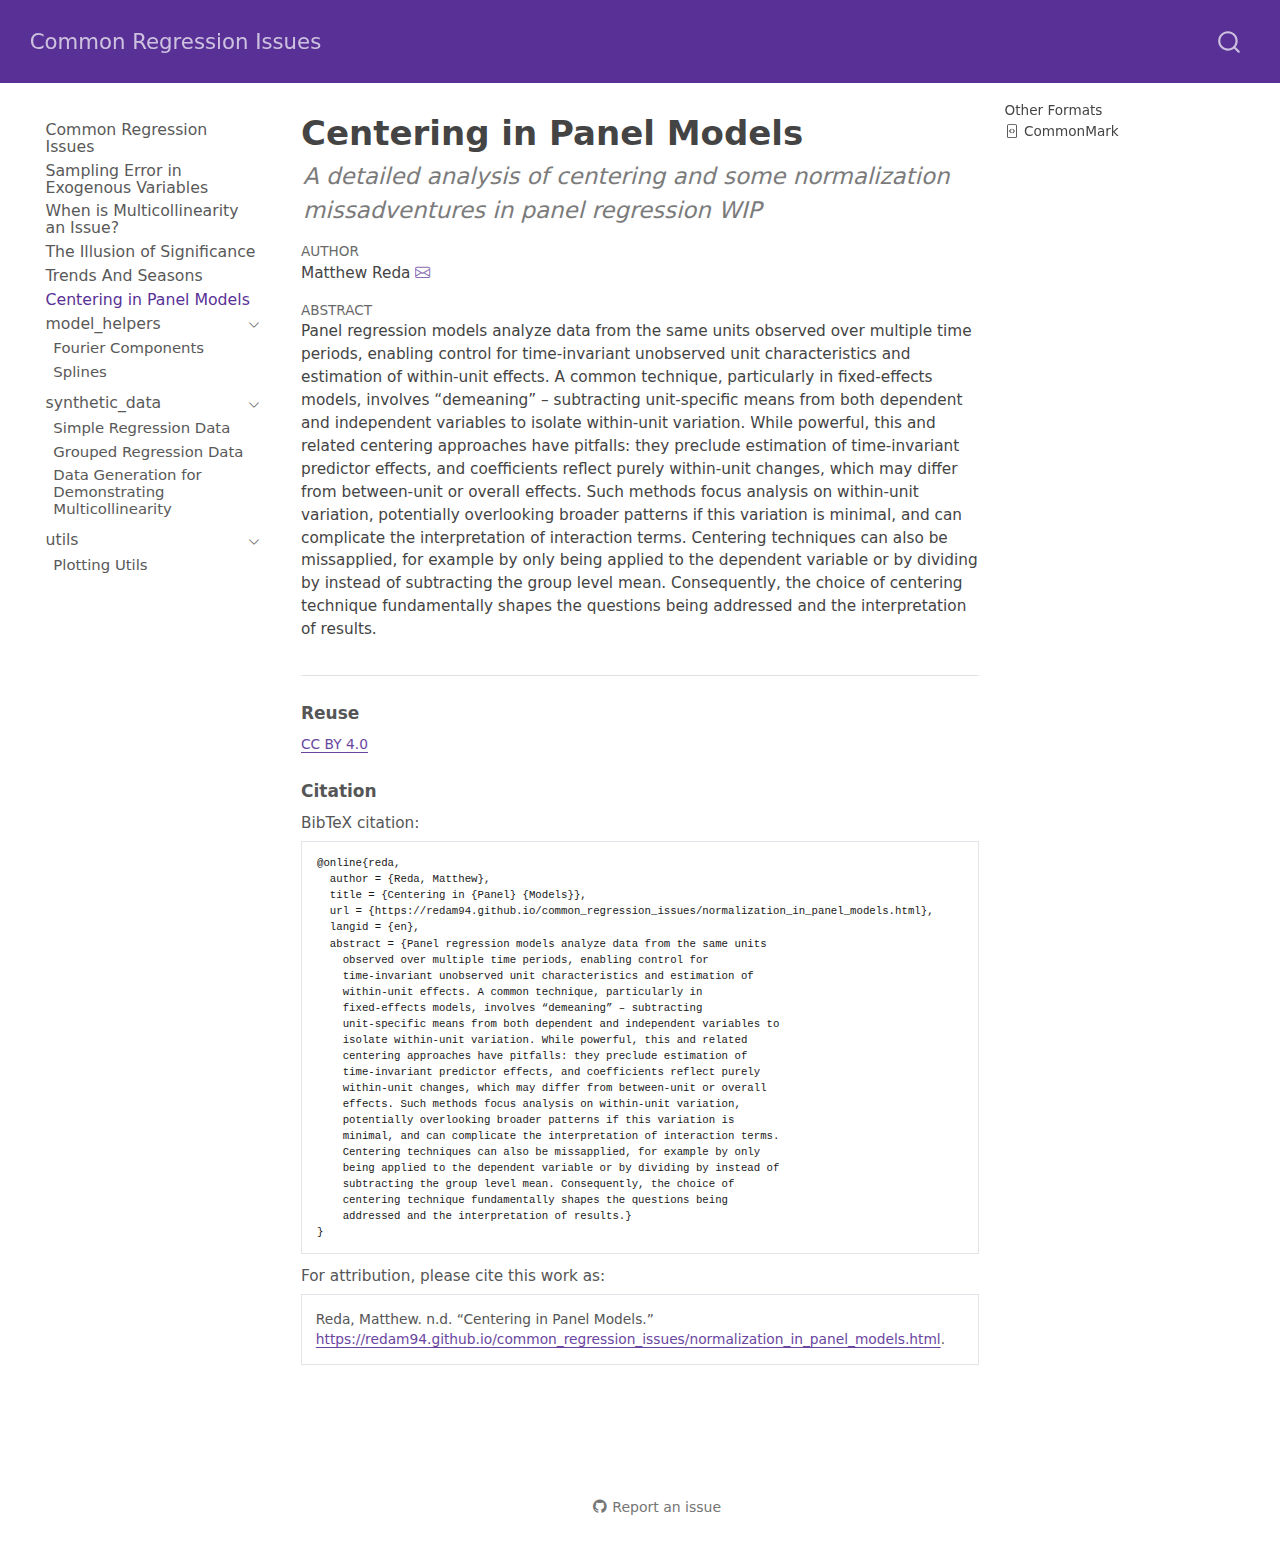
<file: normalization_in_panel_models.html>
<!DOCTYPE html>
<html xmlns="http://www.w3.org/1999/xhtml" lang="en" xml:lang="en"><head>

<meta charset="utf-8">
<meta name="generator" content="quarto-1.7.31">

<meta name="viewport" content="width=device-width, initial-scale=1.0, user-scalable=yes">

<meta name="description" content="A detailed analysis of centering and some normalization missadventures in panel regression WIP">

<title>Centering in Panel Models – Common Regression Issues</title>
<style>
code{white-space: pre-wrap;}
span.smallcaps{font-variant: small-caps;}
div.columns{display: flex; gap: min(4vw, 1.5em);}
div.column{flex: auto; overflow-x: auto;}
div.hanging-indent{margin-left: 1.5em; text-indent: -1.5em;}
ul.task-list{list-style: none;}
ul.task-list li input[type="checkbox"] {
  width: 0.8em;
  margin: 0 0.8em 0.2em -1em; /* quarto-specific, see https://github.com/quarto-dev/quarto-cli/issues/4556 */ 
  vertical-align: middle;
}
</style>


<script src="site_libs/quarto-nav/quarto-nav.js"></script>
<script src="site_libs/quarto-nav/headroom.min.js"></script>
<script src="site_libs/clipboard/clipboard.min.js"></script>
<script src="site_libs/quarto-search/autocomplete.umd.js"></script>
<script src="site_libs/quarto-search/fuse.min.js"></script>
<script src="site_libs/quarto-search/quarto-search.js"></script>
<meta name="quarto:offset" content="./">
<script src="site_libs/quarto-html/quarto.js" type="module"></script>
<script src="site_libs/quarto-html/tabsets/tabsets.js" type="module"></script>
<script src="site_libs/quarto-html/popper.min.js"></script>
<script src="site_libs/quarto-html/tippy.umd.min.js"></script>
<script src="site_libs/quarto-html/anchor.min.js"></script>
<link href="site_libs/quarto-html/tippy.css" rel="stylesheet">
<link href="site_libs/quarto-html/quarto-syntax-highlighting-e1a5c8363afafaef2c763b6775fbf3ca.css" rel="stylesheet" id="quarto-text-highlighting-styles">
<script src="site_libs/bootstrap/bootstrap.min.js"></script>
<link href="site_libs/bootstrap/bootstrap-icons.css" rel="stylesheet">
<link href="site_libs/bootstrap/bootstrap-90617d54abb8d6c97f964c4c092f6cad.min.css" rel="stylesheet" append-hash="true" id="quarto-bootstrap" data-mode="light">
<script id="quarto-search-options" type="application/json">{
  "location": "navbar",
  "copy-button": false,
  "collapse-after": 3,
  "panel-placement": "end",
  "type": "overlay",
  "limit": 50,
  "keyboard-shortcut": [
    "f",
    "/",
    "s"
  ],
  "show-item-context": false,
  "language": {
    "search-no-results-text": "No results",
    "search-matching-documents-text": "matching documents",
    "search-copy-link-title": "Copy link to search",
    "search-hide-matches-text": "Hide additional matches",
    "search-more-match-text": "more match in this document",
    "search-more-matches-text": "more matches in this document",
    "search-clear-button-title": "Clear",
    "search-text-placeholder": "",
    "search-detached-cancel-button-title": "Cancel",
    "search-submit-button-title": "Submit",
    "search-label": "Search"
  }
}</script>


<link rel="stylesheet" href="styles.css">
<meta property="og:title" content="Centering in Panel Models – Common Regression Issues">
<meta property="og:description" content="A detailed analysis of centering and some normalization missadventures in panel regression WIP">
<meta property="og:site_name" content="Common Regression Issues">
<meta name="twitter:title" content="Centering in Panel Models – Common Regression Issues">
<meta name="twitter:description" content="A detailed analysis of centering and some normalization missadventures in panel regression WIP">
<meta name="twitter:card" content="summary">
</head>

<body class="nav-sidebar floating nav-fixed quarto-light">

<div id="quarto-search-results"></div>
  <header id="quarto-header" class="headroom fixed-top">
    <nav class="navbar navbar-expand-lg " data-bs-theme="dark">
      <div class="navbar-container container-fluid">
      <div class="navbar-brand-container mx-auto">
    <a class="navbar-brand" href="./index.html">
    <span class="navbar-title">Common Regression Issues</span>
    </a>
  </div>
        <div class="quarto-navbar-tools tools-end">
</div>
          <div id="quarto-search" class="" title="Search"></div>
      </div> <!-- /container-fluid -->
    </nav>
  <nav class="quarto-secondary-nav">
    <div class="container-fluid d-flex">
      <button type="button" class="quarto-btn-toggle btn" data-bs-toggle="collapse" role="button" data-bs-target=".quarto-sidebar-collapse-item" aria-controls="quarto-sidebar" aria-expanded="false" aria-label="Toggle sidebar navigation" onclick="if (window.quartoToggleHeadroom) { window.quartoToggleHeadroom(); }">
        <i class="bi bi-layout-text-sidebar-reverse"></i>
      </button>
        <nav class="quarto-page-breadcrumbs" aria-label="breadcrumb"><ol class="breadcrumb"><li class="breadcrumb-item"><a href="./normalization_in_panel_models.html">Centering in Panel Models</a></li></ol></nav>
        <a class="flex-grow-1" role="navigation" data-bs-toggle="collapse" data-bs-target=".quarto-sidebar-collapse-item" aria-controls="quarto-sidebar" aria-expanded="false" aria-label="Toggle sidebar navigation" onclick="if (window.quartoToggleHeadroom) { window.quartoToggleHeadroom(); }">      
        </a>
    </div>
  </nav>
</header>
<!-- content -->
<div id="quarto-content" class="quarto-container page-columns page-rows-contents page-layout-article page-navbar">
<!-- sidebar -->
  <nav id="quarto-sidebar" class="sidebar collapse collapse-horizontal quarto-sidebar-collapse-item sidebar-navigation floating overflow-auto">
    <div class="sidebar-menu-container"> 
    <ul class="list-unstyled mt-1">
        <li class="sidebar-item">
  <div class="sidebar-item-container"> 
  <a href="./index.html" class="sidebar-item-text sidebar-link">
 <span class="menu-text">Common Regression Issues</span></a>
  </div>
</li>
        <li class="sidebar-item">
  <div class="sidebar-item-container"> 
  <a href="./sampling_error.html" class="sidebar-item-text sidebar-link">
 <span class="menu-text">Sampling Error in Exogenous Variables</span></a>
  </div>
</li>
        <li class="sidebar-item">
  <div class="sidebar-item-container"> 
  <a href="./multicollinearity.html" class="sidebar-item-text sidebar-link">
 <span class="menu-text">When is Multicollinearity an Issue?</span></a>
  </div>
</li>
        <li class="sidebar-item">
  <div class="sidebar-item-container"> 
  <a href="./the_illusion_of_significance.html" class="sidebar-item-text sidebar-link">
 <span class="menu-text">The Illusion of Significance</span></a>
  </div>
</li>
        <li class="sidebar-item">
  <div class="sidebar-item-container"> 
  <a href="./trends_and_seasons.html" class="sidebar-item-text sidebar-link">
 <span class="menu-text">Trends And Seasons</span></a>
  </div>
</li>
        <li class="sidebar-item">
  <div class="sidebar-item-container"> 
  <a href="./normalization_in_panel_models.html" class="sidebar-item-text sidebar-link active">
 <span class="menu-text">Centering in Panel Models</span></a>
  </div>
</li>
        <li class="sidebar-item sidebar-item-section">
      <div class="sidebar-item-container"> 
            <a class="sidebar-item-text sidebar-link text-start" data-bs-toggle="collapse" data-bs-target="#quarto-sidebar-section-1" role="navigation" aria-expanded="true">
 <span class="menu-text">model_helpers</span></a>
          <a class="sidebar-item-toggle text-start" data-bs-toggle="collapse" data-bs-target="#quarto-sidebar-section-1" role="navigation" aria-expanded="true" aria-label="Toggle section">
            <i class="bi bi-chevron-right ms-2"></i>
          </a> 
      </div>
      <ul id="quarto-sidebar-section-1" class="collapse list-unstyled sidebar-section depth1 show">  
          <li class="sidebar-item">
  <div class="sidebar-item-container"> 
  <a href="./model_helpers/fourier_components.html" class="sidebar-item-text sidebar-link">
 <span class="menu-text">Fourier Components</span></a>
  </div>
</li>
          <li class="sidebar-item">
  <div class="sidebar-item-container"> 
  <a href="./model_helpers/spline_models.html" class="sidebar-item-text sidebar-link">
 <span class="menu-text">Splines</span></a>
  </div>
</li>
      </ul>
  </li>
        <li class="sidebar-item sidebar-item-section">
      <div class="sidebar-item-container"> 
            <a class="sidebar-item-text sidebar-link text-start" data-bs-toggle="collapse" data-bs-target="#quarto-sidebar-section-2" role="navigation" aria-expanded="true">
 <span class="menu-text">synthetic_data</span></a>
          <a class="sidebar-item-toggle text-start" data-bs-toggle="collapse" data-bs-target="#quarto-sidebar-section-2" role="navigation" aria-expanded="true" aria-label="Toggle section">
            <i class="bi bi-chevron-right ms-2"></i>
          </a> 
      </div>
      <ul id="quarto-sidebar-section-2" class="collapse list-unstyled sidebar-section depth1 show">  
          <li class="sidebar-item">
  <div class="sidebar-item-container"> 
  <a href="./synthetic_data/simple_regression_data.html" class="sidebar-item-text sidebar-link">
 <span class="menu-text">Simple Regression Data</span></a>
  </div>
</li>
          <li class="sidebar-item">
  <div class="sidebar-item-container"> 
  <a href="./synthetic_data/grouped_data.html" class="sidebar-item-text sidebar-link">
 <span class="menu-text">Grouped Regression Data</span></a>
  </div>
</li>
          <li class="sidebar-item">
  <div class="sidebar-item-container"> 
  <a href="./synthetic_data/multicollinearity_example_data.html" class="sidebar-item-text sidebar-link">
 <span class="menu-text">Data Generation for Demonstrating Multicollinearity</span></a>
  </div>
</li>
      </ul>
  </li>
        <li class="sidebar-item sidebar-item-section">
      <div class="sidebar-item-container"> 
            <a class="sidebar-item-text sidebar-link text-start" data-bs-toggle="collapse" data-bs-target="#quarto-sidebar-section-3" role="navigation" aria-expanded="true">
 <span class="menu-text">utils</span></a>
          <a class="sidebar-item-toggle text-start" data-bs-toggle="collapse" data-bs-target="#quarto-sidebar-section-3" role="navigation" aria-expanded="true" aria-label="Toggle section">
            <i class="bi bi-chevron-right ms-2"></i>
          </a> 
      </div>
      <ul id="quarto-sidebar-section-3" class="collapse list-unstyled sidebar-section depth1 show">  
          <li class="sidebar-item">
  <div class="sidebar-item-container"> 
  <a href="./utils/plotting.html" class="sidebar-item-text sidebar-link">
 <span class="menu-text">Plotting Utils</span></a>
  </div>
</li>
      </ul>
  </li>
    </ul>
    </div>
</nav>
<div id="quarto-sidebar-glass" class="quarto-sidebar-collapse-item" data-bs-toggle="collapse" data-bs-target=".quarto-sidebar-collapse-item"></div>
<!-- margin-sidebar -->
    <div id="quarto-margin-sidebar" class="sidebar margin-sidebar">
        
    <div class="quarto-alternate-formats"><h2>Other Formats</h2><ul><li><a href="normalization_in_panel_models.html.md"><i class="bi bi-file-code"></i>CommonMark</a></li></ul></div></div>
<!-- main -->
<main class="content" id="quarto-document-content">

<header id="title-block-header" class="quarto-title-block default">
<div class="quarto-title">
<h1 class="title">Centering in Panel Models</h1>
</div>

<div>
  <div class="description">
    A detailed analysis of centering and some normalization missadventures in panel regression WIP
  </div>
</div>


<div class="quarto-title-meta">

    <div>
    <div class="quarto-title-meta-heading">Author</div>
    <div class="quarto-title-meta-contents">
             <p>Matthew Reda <a href="mailto:redam94@gmail.com" class="quarto-title-author-email"><i class="bi bi-envelope"></i></a> </p>
          </div>
  </div>
    
  
    
  </div>
  
<div>
  <div class="abstract">
    <div class="block-title">Abstract</div>
    <p>Panel regression models analyze data from the same units observed over multiple time periods, enabling control for time-invariant unobserved unit characteristics and estimation of within-unit effects. A common technique, particularly in fixed-effects models, involves “demeaning” – subtracting unit-specific means from both dependent and independent variables to isolate within-unit variation. While powerful, this and related centering approaches have pitfalls: they preclude estimation of time-invariant predictor effects, and coefficients reflect purely within-unit changes, which may differ from between-unit or overall effects. Such methods focus analysis on within-unit variation, potentially overlooking broader patterns if this variation is minimal, and can complicate the interpretation of interaction terms. Centering techniques can also be missapplied, for example by only being applied to the dependent variable or by dividing by instead of subtracting the group level mean. Consequently, the choice of centering technique fundamentally shapes the questions being addressed and the interpretation of results.</p>
  </div>
</div>


</header>


<!-- WARNING: THIS FILE WAS AUTOGENERATED! DO NOT EDIT! -->



<div id="quarto-appendix" class="default"><section class="quarto-appendix-contents" id="quarto-reuse"><h2 class="anchored quarto-appendix-heading">Reuse</h2><div class="quarto-appendix-contents"><div><a rel="license" href="https://creativecommons.org/licenses/by/4.0/">CC BY 4.0</a></div></div></section><section class="quarto-appendix-contents" id="quarto-citation"><h2 class="anchored quarto-appendix-heading">Citation</h2><div><div class="quarto-appendix-secondary-label">BibTeX citation:</div><pre class="sourceCode code-with-copy quarto-appendix-bibtex"><code class="sourceCode bibtex">@online{reda,
  author = {Reda, Matthew},
  title = {Centering in {Panel} {Models}},
  url = {https://redam94.github.io/common_regression_issues/normalization_in_panel_models.html},
  langid = {en},
  abstract = {Panel regression models analyze data from the same units
    observed over multiple time periods, enabling control for
    time-invariant unobserved unit characteristics and estimation of
    within-unit effects. A common technique, particularly in
    fixed-effects models, involves “demeaning” – subtracting
    unit-specific means from both dependent and independent variables to
    isolate within-unit variation. While powerful, this and related
    centering approaches have pitfalls: they preclude estimation of
    time-invariant predictor effects, and coefficients reflect purely
    within-unit changes, which may differ from between-unit or overall
    effects. Such methods focus analysis on within-unit variation,
    potentially overlooking broader patterns if this variation is
    minimal, and can complicate the interpretation of interaction terms.
    Centering techniques can also be missapplied, for example by only
    being applied to the dependent variable or by dividing by instead of
    subtracting the group level mean. Consequently, the choice of
    centering technique fundamentally shapes the questions being
    addressed and the interpretation of results.}
}
</code><button title="Copy to Clipboard" class="code-copy-button"><i class="bi"></i></button></pre><div class="quarto-appendix-secondary-label">For attribution, please cite this work as:</div><div id="ref-reda" class="csl-entry quarto-appendix-citeas" role="listitem">
Reda, Matthew. n.d. <span>“Centering in Panel Models.”</span> <a href="https://redam94.github.io/common_regression_issues/normalization_in_panel_models.html">https://redam94.github.io/common_regression_issues/normalization_in_panel_models.html</a>.
</div></div></section></div></main> <!-- /main -->
<script id="quarto-html-after-body" type="application/javascript">
  window.document.addEventListener("DOMContentLoaded", function (event) {
    const icon = "";
    const anchorJS = new window.AnchorJS();
    anchorJS.options = {
      placement: 'right',
      icon: icon
    };
    anchorJS.add('.anchored');
    const isCodeAnnotation = (el) => {
      for (const clz of el.classList) {
        if (clz.startsWith('code-annotation-')) {                     
          return true;
        }
      }
      return false;
    }
    const onCopySuccess = function(e) {
      // button target
      const button = e.trigger;
      // don't keep focus
      button.blur();
      // flash "checked"
      button.classList.add('code-copy-button-checked');
      var currentTitle = button.getAttribute("title");
      button.setAttribute("title", "Copied!");
      let tooltip;
      if (window.bootstrap) {
        button.setAttribute("data-bs-toggle", "tooltip");
        button.setAttribute("data-bs-placement", "left");
        button.setAttribute("data-bs-title", "Copied!");
        tooltip = new bootstrap.Tooltip(button, 
          { trigger: "manual", 
            customClass: "code-copy-button-tooltip",
            offset: [0, -8]});
        tooltip.show();    
      }
      setTimeout(function() {
        if (tooltip) {
          tooltip.hide();
          button.removeAttribute("data-bs-title");
          button.removeAttribute("data-bs-toggle");
          button.removeAttribute("data-bs-placement");
        }
        button.setAttribute("title", currentTitle);
        button.classList.remove('code-copy-button-checked');
      }, 1000);
      // clear code selection
      e.clearSelection();
    }
    const getTextToCopy = function(trigger) {
        const codeEl = trigger.previousElementSibling.cloneNode(true);
        for (const childEl of codeEl.children) {
          if (isCodeAnnotation(childEl)) {
            childEl.remove();
          }
        }
        return codeEl.innerText;
    }
    const clipboard = new window.ClipboardJS('.code-copy-button:not([data-in-quarto-modal])', {
      text: getTextToCopy
    });
    clipboard.on('success', onCopySuccess);
    if (window.document.getElementById('quarto-embedded-source-code-modal')) {
      const clipboardModal = new window.ClipboardJS('.code-copy-button[data-in-quarto-modal]', {
        text: getTextToCopy,
        container: window.document.getElementById('quarto-embedded-source-code-modal')
      });
      clipboardModal.on('success', onCopySuccess);
    }
      var localhostRegex = new RegExp(/^(?:http|https):\/\/localhost\:?[0-9]*\//);
      var mailtoRegex = new RegExp(/^mailto:/);
        var filterRegex = new RegExp("https:\/\/redam94\.github\.io\/common_regression_issues");
      var isInternal = (href) => {
          return filterRegex.test(href) || localhostRegex.test(href) || mailtoRegex.test(href);
      }
      // Inspect non-navigation links and adorn them if external
     var links = window.document.querySelectorAll('a[href]:not(.nav-link):not(.navbar-brand):not(.toc-action):not(.sidebar-link):not(.sidebar-item-toggle):not(.pagination-link):not(.no-external):not([aria-hidden]):not(.dropdown-item):not(.quarto-navigation-tool):not(.about-link)');
      for (var i=0; i<links.length; i++) {
        const link = links[i];
        if (!isInternal(link.href)) {
          // undo the damage that might have been done by quarto-nav.js in the case of
          // links that we want to consider external
          if (link.dataset.originalHref !== undefined) {
            link.href = link.dataset.originalHref;
          }
        }
      }
    function tippyHover(el, contentFn, onTriggerFn, onUntriggerFn) {
      const config = {
        allowHTML: true,
        maxWidth: 500,
        delay: 100,
        arrow: false,
        appendTo: function(el) {
            return el.parentElement;
        },
        interactive: true,
        interactiveBorder: 10,
        theme: 'quarto',
        placement: 'bottom-start',
      };
      if (contentFn) {
        config.content = contentFn;
      }
      if (onTriggerFn) {
        config.onTrigger = onTriggerFn;
      }
      if (onUntriggerFn) {
        config.onUntrigger = onUntriggerFn;
      }
      window.tippy(el, config); 
    }
    const noterefs = window.document.querySelectorAll('a[role="doc-noteref"]');
    for (var i=0; i<noterefs.length; i++) {
      const ref = noterefs[i];
      tippyHover(ref, function() {
        // use id or data attribute instead here
        let href = ref.getAttribute('data-footnote-href') || ref.getAttribute('href');
        try { href = new URL(href).hash; } catch {}
        const id = href.replace(/^#\/?/, "");
        const note = window.document.getElementById(id);
        if (note) {
          return note.innerHTML;
        } else {
          return "";
        }
      });
    }
    const xrefs = window.document.querySelectorAll('a.quarto-xref');
    const processXRef = (id, note) => {
      // Strip column container classes
      const stripColumnClz = (el) => {
        el.classList.remove("page-full", "page-columns");
        if (el.children) {
          for (const child of el.children) {
            stripColumnClz(child);
          }
        }
      }
      stripColumnClz(note)
      if (id === null || id.startsWith('sec-')) {
        // Special case sections, only their first couple elements
        const container = document.createElement("div");
        if (note.children && note.children.length > 2) {
          container.appendChild(note.children[0].cloneNode(true));
          for (let i = 1; i < note.children.length; i++) {
            const child = note.children[i];
            if (child.tagName === "P" && child.innerText === "") {
              continue;
            } else {
              container.appendChild(child.cloneNode(true));
              break;
            }
          }
          if (window.Quarto?.typesetMath) {
            window.Quarto.typesetMath(container);
          }
          return container.innerHTML
        } else {
          if (window.Quarto?.typesetMath) {
            window.Quarto.typesetMath(note);
          }
          return note.innerHTML;
        }
      } else {
        // Remove any anchor links if they are present
        const anchorLink = note.querySelector('a.anchorjs-link');
        if (anchorLink) {
          anchorLink.remove();
        }
        if (window.Quarto?.typesetMath) {
          window.Quarto.typesetMath(note);
        }
        if (note.classList.contains("callout")) {
          return note.outerHTML;
        } else {
          return note.innerHTML;
        }
      }
    }
    for (var i=0; i<xrefs.length; i++) {
      const xref = xrefs[i];
      tippyHover(xref, undefined, function(instance) {
        instance.disable();
        let url = xref.getAttribute('href');
        let hash = undefined; 
        if (url.startsWith('#')) {
          hash = url;
        } else {
          try { hash = new URL(url).hash; } catch {}
        }
        if (hash) {
          const id = hash.replace(/^#\/?/, "");
          const note = window.document.getElementById(id);
          if (note !== null) {
            try {
              const html = processXRef(id, note.cloneNode(true));
              instance.setContent(html);
            } finally {
              instance.enable();
              instance.show();
            }
          } else {
            // See if we can fetch this
            fetch(url.split('#')[0])
            .then(res => res.text())
            .then(html => {
              const parser = new DOMParser();
              const htmlDoc = parser.parseFromString(html, "text/html");
              const note = htmlDoc.getElementById(id);
              if (note !== null) {
                const html = processXRef(id, note);
                instance.setContent(html);
              } 
            }).finally(() => {
              instance.enable();
              instance.show();
            });
          }
        } else {
          // See if we can fetch a full url (with no hash to target)
          // This is a special case and we should probably do some content thinning / targeting
          fetch(url)
          .then(res => res.text())
          .then(html => {
            const parser = new DOMParser();
            const htmlDoc = parser.parseFromString(html, "text/html");
            const note = htmlDoc.querySelector('main.content');
            if (note !== null) {
              // This should only happen for chapter cross references
              // (since there is no id in the URL)
              // remove the first header
              if (note.children.length > 0 && note.children[0].tagName === "HEADER") {
                note.children[0].remove();
              }
              const html = processXRef(null, note);
              instance.setContent(html);
            } 
          }).finally(() => {
            instance.enable();
            instance.show();
          });
        }
      }, function(instance) {
      });
    }
        let selectedAnnoteEl;
        const selectorForAnnotation = ( cell, annotation) => {
          let cellAttr = 'data-code-cell="' + cell + '"';
          let lineAttr = 'data-code-annotation="' +  annotation + '"';
          const selector = 'span[' + cellAttr + '][' + lineAttr + ']';
          return selector;
        }
        const selectCodeLines = (annoteEl) => {
          const doc = window.document;
          const targetCell = annoteEl.getAttribute("data-target-cell");
          const targetAnnotation = annoteEl.getAttribute("data-target-annotation");
          const annoteSpan = window.document.querySelector(selectorForAnnotation(targetCell, targetAnnotation));
          const lines = annoteSpan.getAttribute("data-code-lines").split(",");
          const lineIds = lines.map((line) => {
            return targetCell + "-" + line;
          })
          let top = null;
          let height = null;
          let parent = null;
          if (lineIds.length > 0) {
              //compute the position of the single el (top and bottom and make a div)
              const el = window.document.getElementById(lineIds[0]);
              top = el.offsetTop;
              height = el.offsetHeight;
              parent = el.parentElement.parentElement;
            if (lineIds.length > 1) {
              const lastEl = window.document.getElementById(lineIds[lineIds.length - 1]);
              const bottom = lastEl.offsetTop + lastEl.offsetHeight;
              height = bottom - top;
            }
            if (top !== null && height !== null && parent !== null) {
              // cook up a div (if necessary) and position it 
              let div = window.document.getElementById("code-annotation-line-highlight");
              if (div === null) {
                div = window.document.createElement("div");
                div.setAttribute("id", "code-annotation-line-highlight");
                div.style.position = 'absolute';
                parent.appendChild(div);
              }
              div.style.top = top - 2 + "px";
              div.style.height = height + 4 + "px";
              div.style.left = 0;
              let gutterDiv = window.document.getElementById("code-annotation-line-highlight-gutter");
              if (gutterDiv === null) {
                gutterDiv = window.document.createElement("div");
                gutterDiv.setAttribute("id", "code-annotation-line-highlight-gutter");
                gutterDiv.style.position = 'absolute';
                const codeCell = window.document.getElementById(targetCell);
                const gutter = codeCell.querySelector('.code-annotation-gutter');
                gutter.appendChild(gutterDiv);
              }
              gutterDiv.style.top = top - 2 + "px";
              gutterDiv.style.height = height + 4 + "px";
            }
            selectedAnnoteEl = annoteEl;
          }
        };
        const unselectCodeLines = () => {
          const elementsIds = ["code-annotation-line-highlight", "code-annotation-line-highlight-gutter"];
          elementsIds.forEach((elId) => {
            const div = window.document.getElementById(elId);
            if (div) {
              div.remove();
            }
          });
          selectedAnnoteEl = undefined;
        };
          // Handle positioning of the toggle
      window.addEventListener(
        "resize",
        throttle(() => {
          elRect = undefined;
          if (selectedAnnoteEl) {
            selectCodeLines(selectedAnnoteEl);
          }
        }, 10)
      );
      function throttle(fn, ms) {
      let throttle = false;
      let timer;
        return (...args) => {
          if(!throttle) { // first call gets through
              fn.apply(this, args);
              throttle = true;
          } else { // all the others get throttled
              if(timer) clearTimeout(timer); // cancel #2
              timer = setTimeout(() => {
                fn.apply(this, args);
                timer = throttle = false;
              }, ms);
          }
        };
      }
        // Attach click handler to the DT
        const annoteDls = window.document.querySelectorAll('dt[data-target-cell]');
        for (const annoteDlNode of annoteDls) {
          annoteDlNode.addEventListener('click', (event) => {
            const clickedEl = event.target;
            if (clickedEl !== selectedAnnoteEl) {
              unselectCodeLines();
              const activeEl = window.document.querySelector('dt[data-target-cell].code-annotation-active');
              if (activeEl) {
                activeEl.classList.remove('code-annotation-active');
              }
              selectCodeLines(clickedEl);
              clickedEl.classList.add('code-annotation-active');
            } else {
              // Unselect the line
              unselectCodeLines();
              clickedEl.classList.remove('code-annotation-active');
            }
          });
        }
    const findCites = (el) => {
      const parentEl = el.parentElement;
      if (parentEl) {
        const cites = parentEl.dataset.cites;
        if (cites) {
          return {
            el,
            cites: cites.split(' ')
          };
        } else {
          return findCites(el.parentElement)
        }
      } else {
        return undefined;
      }
    };
    var bibliorefs = window.document.querySelectorAll('a[role="doc-biblioref"]');
    for (var i=0; i<bibliorefs.length; i++) {
      const ref = bibliorefs[i];
      const citeInfo = findCites(ref);
      if (citeInfo) {
        tippyHover(citeInfo.el, function() {
          var popup = window.document.createElement('div');
          citeInfo.cites.forEach(function(cite) {
            var citeDiv = window.document.createElement('div');
            citeDiv.classList.add('hanging-indent');
            citeDiv.classList.add('csl-entry');
            var biblioDiv = window.document.getElementById('ref-' + cite);
            if (biblioDiv) {
              citeDiv.innerHTML = biblioDiv.innerHTML;
            }
            popup.appendChild(citeDiv);
          });
          return popup.innerHTML;
        });
      }
    }
  });
  </script>
</div> <!-- /content -->




<footer class="footer"><div class="nav-footer"><div class="nav-footer-center"><div class="toc-actions"><ul><li><a href="https://github.com/redam94/common_regression_issues/issues/new" class="toc-action"><i class="bi bi-github"></i>Report an issue</a></li></ul></div></div></div></footer></body></html>
</file>
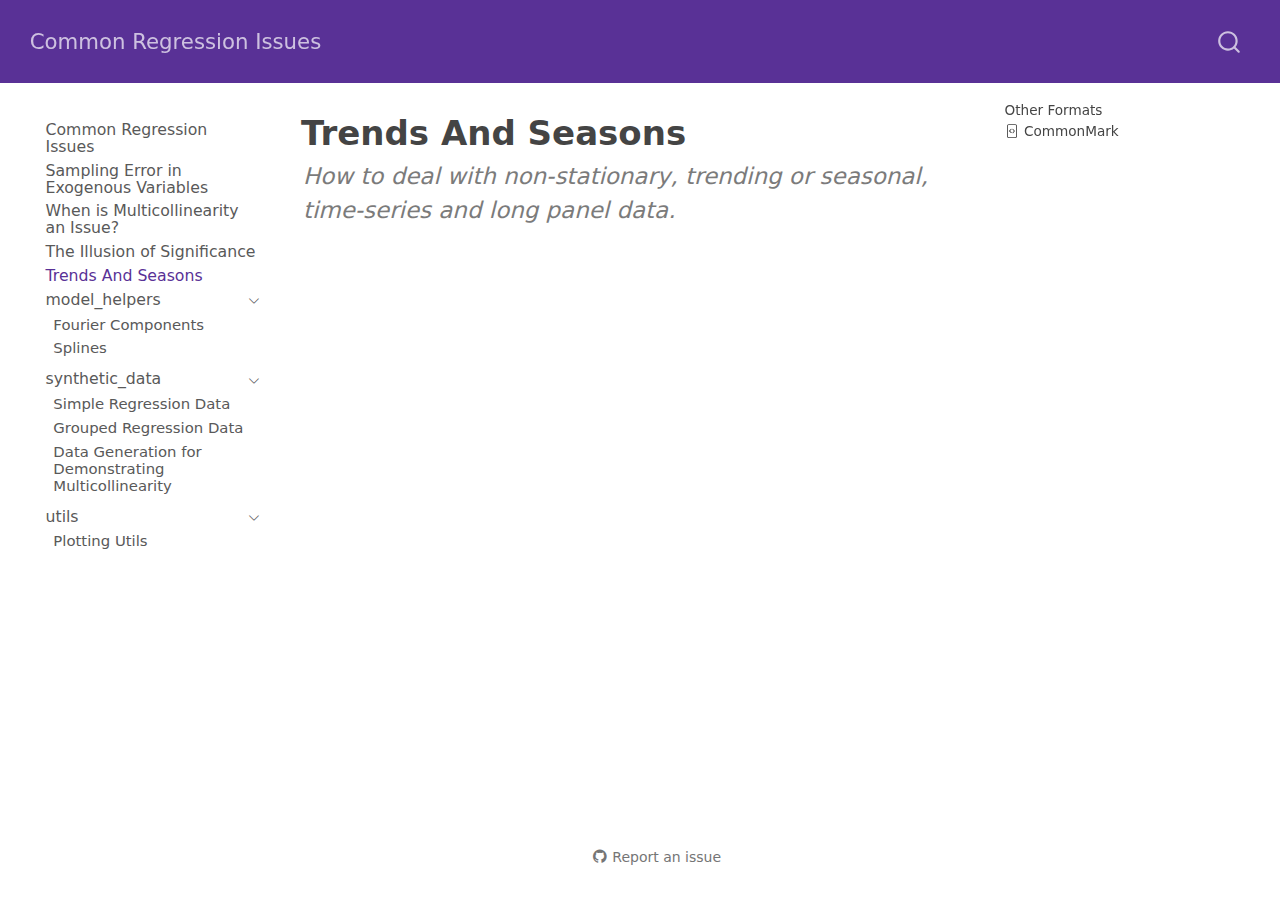
<file: trends_and_seasons.html>
<!DOCTYPE html>
<html xmlns="http://www.w3.org/1999/xhtml" lang="en" xml:lang="en"><head>

<meta charset="utf-8">
<meta name="generator" content="quarto-1.6.43">

<meta name="viewport" content="width=device-width, initial-scale=1.0, user-scalable=yes">

<meta name="description" content="How to deal with non-stationary, trending or seasonal, time-series and long panel data.">

<title>Trends And Seasons – Common Regression Issues</title>
<style>
code{white-space: pre-wrap;}
span.smallcaps{font-variant: small-caps;}
div.columns{display: flex; gap: min(4vw, 1.5em);}
div.column{flex: auto; overflow-x: auto;}
div.hanging-indent{margin-left: 1.5em; text-indent: -1.5em;}
ul.task-list{list-style: none;}
ul.task-list li input[type="checkbox"] {
  width: 0.8em;
  margin: 0 0.8em 0.2em -1em; /* quarto-specific, see https://github.com/quarto-dev/quarto-cli/issues/4556 */ 
  vertical-align: middle;
}
</style>


<script src="site_libs/quarto-nav/quarto-nav.js"></script>
<script src="site_libs/quarto-nav/headroom.min.js"></script>
<script src="site_libs/clipboard/clipboard.min.js"></script>
<script src="site_libs/quarto-search/autocomplete.umd.js"></script>
<script src="site_libs/quarto-search/fuse.min.js"></script>
<script src="site_libs/quarto-search/quarto-search.js"></script>
<meta name="quarto:offset" content="./">
<script src="site_libs/quarto-html/quarto.js"></script>
<script src="site_libs/quarto-html/popper.min.js"></script>
<script src="site_libs/quarto-html/tippy.umd.min.js"></script>
<script src="site_libs/quarto-html/anchor.min.js"></script>
<link href="site_libs/quarto-html/tippy.css" rel="stylesheet">
<link href="site_libs/quarto-html/quarto-syntax-highlighting-d4d76bf8491c20bad77d141916dc28e1.css" rel="stylesheet" id="quarto-text-highlighting-styles">
<script src="site_libs/bootstrap/bootstrap.min.js"></script>
<link href="site_libs/bootstrap/bootstrap-icons.css" rel="stylesheet">
<link href="site_libs/bootstrap/bootstrap-fd627b3a652ecd3c9d38f05f2f5694a5.min.css" rel="stylesheet" append-hash="true" id="quarto-bootstrap" data-mode="light">
<script id="quarto-search-options" type="application/json">{
  "location": "navbar",
  "copy-button": false,
  "collapse-after": 3,
  "panel-placement": "end",
  "type": "overlay",
  "limit": 50,
  "keyboard-shortcut": [
    "f",
    "/",
    "s"
  ],
  "show-item-context": false,
  "language": {
    "search-no-results-text": "No results",
    "search-matching-documents-text": "matching documents",
    "search-copy-link-title": "Copy link to search",
    "search-hide-matches-text": "Hide additional matches",
    "search-more-match-text": "more match in this document",
    "search-more-matches-text": "more matches in this document",
    "search-clear-button-title": "Clear",
    "search-text-placeholder": "",
    "search-detached-cancel-button-title": "Cancel",
    "search-submit-button-title": "Submit",
    "search-label": "Search"
  }
}</script>


<link rel="stylesheet" href="styles.css">
<meta property="og:title" content="Trends And Seasons – Common Regression Issues">
<meta property="og:description" content="How to deal with non-stationary, trending or seasonal, time-series and long panel data.">
<meta property="og:site_name" content="Common Regression Issues">
<meta name="twitter:title" content="Trends And Seasons – Common Regression Issues">
<meta name="twitter:description" content="How to deal with non-stationary, trending or seasonal, time-series and long panel data.">
<meta name="twitter:card" content="summary">
</head>

<body class="nav-sidebar floating nav-fixed">

<div id="quarto-search-results"></div>
  <header id="quarto-header" class="headroom fixed-top">
    <nav class="navbar navbar-expand-lg " data-bs-theme="dark">
      <div class="navbar-container container-fluid">
      <div class="navbar-brand-container mx-auto">
    <a class="navbar-brand" href="./index.html">
    <span class="navbar-title">Common Regression Issues</span>
    </a>
  </div>
        <div class="quarto-navbar-tools tools-end">
</div>
          <div id="quarto-search" class="" title="Search"></div>
      </div> <!-- /container-fluid -->
    </nav>
  <nav class="quarto-secondary-nav">
    <div class="container-fluid d-flex">
      <button type="button" class="quarto-btn-toggle btn" data-bs-toggle="collapse" role="button" data-bs-target=".quarto-sidebar-collapse-item" aria-controls="quarto-sidebar" aria-expanded="false" aria-label="Toggle sidebar navigation" onclick="if (window.quartoToggleHeadroom) { window.quartoToggleHeadroom(); }">
        <i class="bi bi-layout-text-sidebar-reverse"></i>
      </button>
        <nav class="quarto-page-breadcrumbs" aria-label="breadcrumb"><ol class="breadcrumb"><li class="breadcrumb-item"><a href="./trends_and_seasons.html">Trends And Seasons</a></li></ol></nav>
        <a class="flex-grow-1" role="navigation" data-bs-toggle="collapse" data-bs-target=".quarto-sidebar-collapse-item" aria-controls="quarto-sidebar" aria-expanded="false" aria-label="Toggle sidebar navigation" onclick="if (window.quartoToggleHeadroom) { window.quartoToggleHeadroom(); }">      
        </a>
    </div>
  </nav>
</header>
<!-- content -->
<div id="quarto-content" class="quarto-container page-columns page-rows-contents page-layout-article page-navbar">
<!-- sidebar -->
  <nav id="quarto-sidebar" class="sidebar collapse collapse-horizontal quarto-sidebar-collapse-item sidebar-navigation floating overflow-auto">
    <div class="sidebar-menu-container"> 
    <ul class="list-unstyled mt-1">
        <li class="sidebar-item">
  <div class="sidebar-item-container"> 
  <a href="./index.html" class="sidebar-item-text sidebar-link">
 <span class="menu-text">Common Regression Issues</span></a>
  </div>
</li>
        <li class="sidebar-item">
  <div class="sidebar-item-container"> 
  <a href="./sampling_error.html" class="sidebar-item-text sidebar-link">
 <span class="menu-text">Sampling Error in Exogenous Variables</span></a>
  </div>
</li>
        <li class="sidebar-item">
  <div class="sidebar-item-container"> 
  <a href="./multicollinearity.html" class="sidebar-item-text sidebar-link">
 <span class="menu-text">When is Multicollinearity an Issue?</span></a>
  </div>
</li>
        <li class="sidebar-item">
  <div class="sidebar-item-container"> 
  <a href="./the_illusion_of_significance.html" class="sidebar-item-text sidebar-link">
 <span class="menu-text">The Illusion of Significance</span></a>
  </div>
</li>
        <li class="sidebar-item">
  <div class="sidebar-item-container"> 
  <a href="./trends_and_seasons.html" class="sidebar-item-text sidebar-link active">
 <span class="menu-text">Trends And Seasons</span></a>
  </div>
</li>
        <li class="sidebar-item sidebar-item-section">
      <div class="sidebar-item-container"> 
            <a class="sidebar-item-text sidebar-link text-start" data-bs-toggle="collapse" data-bs-target="#quarto-sidebar-section-1" role="navigation" aria-expanded="true">
 <span class="menu-text">model_helpers</span></a>
          <a class="sidebar-item-toggle text-start" data-bs-toggle="collapse" data-bs-target="#quarto-sidebar-section-1" role="navigation" aria-expanded="true" aria-label="Toggle section">
            <i class="bi bi-chevron-right ms-2"></i>
          </a> 
      </div>
      <ul id="quarto-sidebar-section-1" class="collapse list-unstyled sidebar-section depth1 show">  
          <li class="sidebar-item">
  <div class="sidebar-item-container"> 
  <a href="./model_helpers/fourier_components.html" class="sidebar-item-text sidebar-link">
 <span class="menu-text">Fourier Components</span></a>
  </div>
</li>
          <li class="sidebar-item">
  <div class="sidebar-item-container"> 
  <a href="./model_helpers/spline_models.html" class="sidebar-item-text sidebar-link">
 <span class="menu-text">Splines</span></a>
  </div>
</li>
      </ul>
  </li>
        <li class="sidebar-item sidebar-item-section">
      <div class="sidebar-item-container"> 
            <a class="sidebar-item-text sidebar-link text-start" data-bs-toggle="collapse" data-bs-target="#quarto-sidebar-section-2" role="navigation" aria-expanded="true">
 <span class="menu-text">synthetic_data</span></a>
          <a class="sidebar-item-toggle text-start" data-bs-toggle="collapse" data-bs-target="#quarto-sidebar-section-2" role="navigation" aria-expanded="true" aria-label="Toggle section">
            <i class="bi bi-chevron-right ms-2"></i>
          </a> 
      </div>
      <ul id="quarto-sidebar-section-2" class="collapse list-unstyled sidebar-section depth1 show">  
          <li class="sidebar-item">
  <div class="sidebar-item-container"> 
  <a href="./synthetic_data/simple_regression_data.html" class="sidebar-item-text sidebar-link">
 <span class="menu-text">Simple Regression Data</span></a>
  </div>
</li>
          <li class="sidebar-item">
  <div class="sidebar-item-container"> 
  <a href="./synthetic_data/grouped_data.html" class="sidebar-item-text sidebar-link">
 <span class="menu-text">Grouped Regression Data</span></a>
  </div>
</li>
          <li class="sidebar-item">
  <div class="sidebar-item-container"> 
  <a href="./synthetic_data/multicollinearity_example_data.html" class="sidebar-item-text sidebar-link">
 <span class="menu-text">Data Generation for Demonstrating Multicollinearity</span></a>
  </div>
</li>
      </ul>
  </li>
        <li class="sidebar-item sidebar-item-section">
      <div class="sidebar-item-container"> 
            <a class="sidebar-item-text sidebar-link text-start" data-bs-toggle="collapse" data-bs-target="#quarto-sidebar-section-3" role="navigation" aria-expanded="true">
 <span class="menu-text">utils</span></a>
          <a class="sidebar-item-toggle text-start" data-bs-toggle="collapse" data-bs-target="#quarto-sidebar-section-3" role="navigation" aria-expanded="true" aria-label="Toggle section">
            <i class="bi bi-chevron-right ms-2"></i>
          </a> 
      </div>
      <ul id="quarto-sidebar-section-3" class="collapse list-unstyled sidebar-section depth1 show">  
          <li class="sidebar-item">
  <div class="sidebar-item-container"> 
  <a href="./utils/plotting.html" class="sidebar-item-text sidebar-link">
 <span class="menu-text">Plotting Utils</span></a>
  </div>
</li>
      </ul>
  </li>
    </ul>
    </div>
</nav>
<div id="quarto-sidebar-glass" class="quarto-sidebar-collapse-item" data-bs-toggle="collapse" data-bs-target=".quarto-sidebar-collapse-item"></div>
<!-- margin-sidebar -->
    <div id="quarto-margin-sidebar" class="sidebar margin-sidebar">
        
    <div class="quarto-alternate-formats"><h2>Other Formats</h2><ul><li><a href="trends_and_seasons.html.md"><i class="bi bi-file-code"></i>CommonMark</a></li></ul></div></div>
<!-- main -->
<main class="content" id="quarto-document-content">

<header id="title-block-header" class="quarto-title-block default">
<div class="quarto-title">
<h1 class="title">Trends And Seasons</h1>
</div>

<div>
  <div class="description">
    How to deal with non-stationary, trending or seasonal, time-series and long panel data.
  </div>
</div>


<div class="quarto-title-meta">

    
  
    
  </div>
  


</header>


<!-- WARNING: THIS FILE WAS AUTOGENERATED! DO NOT EDIT! -->



</main> <!-- /main -->
<script id="quarto-html-after-body" type="application/javascript">
window.document.addEventListener("DOMContentLoaded", function (event) {
  const toggleBodyColorMode = (bsSheetEl) => {
    const mode = bsSheetEl.getAttribute("data-mode");
    const bodyEl = window.document.querySelector("body");
    if (mode === "dark") {
      bodyEl.classList.add("quarto-dark");
      bodyEl.classList.remove("quarto-light");
    } else {
      bodyEl.classList.add("quarto-light");
      bodyEl.classList.remove("quarto-dark");
    }
  }
  const toggleBodyColorPrimary = () => {
    const bsSheetEl = window.document.querySelector("link#quarto-bootstrap");
    if (bsSheetEl) {
      toggleBodyColorMode(bsSheetEl);
    }
  }
  toggleBodyColorPrimary();  
  const icon = "";
  const anchorJS = new window.AnchorJS();
  anchorJS.options = {
    placement: 'right',
    icon: icon
  };
  anchorJS.add('.anchored');
  const isCodeAnnotation = (el) => {
    for (const clz of el.classList) {
      if (clz.startsWith('code-annotation-')) {                     
        return true;
      }
    }
    return false;
  }
  const onCopySuccess = function(e) {
    // button target
    const button = e.trigger;
    // don't keep focus
    button.blur();
    // flash "checked"
    button.classList.add('code-copy-button-checked');
    var currentTitle = button.getAttribute("title");
    button.setAttribute("title", "Copied!");
    let tooltip;
    if (window.bootstrap) {
      button.setAttribute("data-bs-toggle", "tooltip");
      button.setAttribute("data-bs-placement", "left");
      button.setAttribute("data-bs-title", "Copied!");
      tooltip = new bootstrap.Tooltip(button, 
        { trigger: "manual", 
          customClass: "code-copy-button-tooltip",
          offset: [0, -8]});
      tooltip.show();    
    }
    setTimeout(function() {
      if (tooltip) {
        tooltip.hide();
        button.removeAttribute("data-bs-title");
        button.removeAttribute("data-bs-toggle");
        button.removeAttribute("data-bs-placement");
      }
      button.setAttribute("title", currentTitle);
      button.classList.remove('code-copy-button-checked');
    }, 1000);
    // clear code selection
    e.clearSelection();
  }
  const getTextToCopy = function(trigger) {
      const codeEl = trigger.previousElementSibling.cloneNode(true);
      for (const childEl of codeEl.children) {
        if (isCodeAnnotation(childEl)) {
          childEl.remove();
        }
      }
      return codeEl.innerText;
  }
  const clipboard = new window.ClipboardJS('.code-copy-button:not([data-in-quarto-modal])', {
    text: getTextToCopy
  });
  clipboard.on('success', onCopySuccess);
  if (window.document.getElementById('quarto-embedded-source-code-modal')) {
    const clipboardModal = new window.ClipboardJS('.code-copy-button[data-in-quarto-modal]', {
      text: getTextToCopy,
      container: window.document.getElementById('quarto-embedded-source-code-modal')
    });
    clipboardModal.on('success', onCopySuccess);
  }
    var localhostRegex = new RegExp(/^(?:http|https):\/\/localhost\:?[0-9]*\//);
    var mailtoRegex = new RegExp(/^mailto:/);
      var filterRegex = new RegExp("https:\/\/redam94\.github\.io\/common_regression_issues");
    var isInternal = (href) => {
        return filterRegex.test(href) || localhostRegex.test(href) || mailtoRegex.test(href);
    }
    // Inspect non-navigation links and adorn them if external
 	var links = window.document.querySelectorAll('a[href]:not(.nav-link):not(.navbar-brand):not(.toc-action):not(.sidebar-link):not(.sidebar-item-toggle):not(.pagination-link):not(.no-external):not([aria-hidden]):not(.dropdown-item):not(.quarto-navigation-tool):not(.about-link)');
    for (var i=0; i<links.length; i++) {
      const link = links[i];
      if (!isInternal(link.href)) {
        // undo the damage that might have been done by quarto-nav.js in the case of
        // links that we want to consider external
        if (link.dataset.originalHref !== undefined) {
          link.href = link.dataset.originalHref;
        }
      }
    }
  function tippyHover(el, contentFn, onTriggerFn, onUntriggerFn) {
    const config = {
      allowHTML: true,
      maxWidth: 500,
      delay: 100,
      arrow: false,
      appendTo: function(el) {
          return el.parentElement;
      },
      interactive: true,
      interactiveBorder: 10,
      theme: 'quarto',
      placement: 'bottom-start',
    };
    if (contentFn) {
      config.content = contentFn;
    }
    if (onTriggerFn) {
      config.onTrigger = onTriggerFn;
    }
    if (onUntriggerFn) {
      config.onUntrigger = onUntriggerFn;
    }
    window.tippy(el, config); 
  }
  const noterefs = window.document.querySelectorAll('a[role="doc-noteref"]');
  for (var i=0; i<noterefs.length; i++) {
    const ref = noterefs[i];
    tippyHover(ref, function() {
      // use id or data attribute instead here
      let href = ref.getAttribute('data-footnote-href') || ref.getAttribute('href');
      try { href = new URL(href).hash; } catch {}
      const id = href.replace(/^#\/?/, "");
      const note = window.document.getElementById(id);
      if (note) {
        return note.innerHTML;
      } else {
        return "";
      }
    });
  }
  const xrefs = window.document.querySelectorAll('a.quarto-xref');
  const processXRef = (id, note) => {
    // Strip column container classes
    const stripColumnClz = (el) => {
      el.classList.remove("page-full", "page-columns");
      if (el.children) {
        for (const child of el.children) {
          stripColumnClz(child);
        }
      }
    }
    stripColumnClz(note)
    if (id === null || id.startsWith('sec-')) {
      // Special case sections, only their first couple elements
      const container = document.createElement("div");
      if (note.children && note.children.length > 2) {
        container.appendChild(note.children[0].cloneNode(true));
        for (let i = 1; i < note.children.length; i++) {
          const child = note.children[i];
          if (child.tagName === "P" && child.innerText === "") {
            continue;
          } else {
            container.appendChild(child.cloneNode(true));
            break;
          }
        }
        if (window.Quarto?.typesetMath) {
          window.Quarto.typesetMath(container);
        }
        return container.innerHTML
      } else {
        if (window.Quarto?.typesetMath) {
          window.Quarto.typesetMath(note);
        }
        return note.innerHTML;
      }
    } else {
      // Remove any anchor links if they are present
      const anchorLink = note.querySelector('a.anchorjs-link');
      if (anchorLink) {
        anchorLink.remove();
      }
      if (window.Quarto?.typesetMath) {
        window.Quarto.typesetMath(note);
      }
      if (note.classList.contains("callout")) {
        return note.outerHTML;
      } else {
        return note.innerHTML;
      }
    }
  }
  for (var i=0; i<xrefs.length; i++) {
    const xref = xrefs[i];
    tippyHover(xref, undefined, function(instance) {
      instance.disable();
      let url = xref.getAttribute('href');
      let hash = undefined; 
      if (url.startsWith('#')) {
        hash = url;
      } else {
        try { hash = new URL(url).hash; } catch {}
      }
      if (hash) {
        const id = hash.replace(/^#\/?/, "");
        const note = window.document.getElementById(id);
        if (note !== null) {
          try {
            const html = processXRef(id, note.cloneNode(true));
            instance.setContent(html);
          } finally {
            instance.enable();
            instance.show();
          }
        } else {
          // See if we can fetch this
          fetch(url.split('#')[0])
          .then(res => res.text())
          .then(html => {
            const parser = new DOMParser();
            const htmlDoc = parser.parseFromString(html, "text/html");
            const note = htmlDoc.getElementById(id);
            if (note !== null) {
              const html = processXRef(id, note);
              instance.setContent(html);
            } 
          }).finally(() => {
            instance.enable();
            instance.show();
          });
        }
      } else {
        // See if we can fetch a full url (with no hash to target)
        // This is a special case and we should probably do some content thinning / targeting
        fetch(url)
        .then(res => res.text())
        .then(html => {
          const parser = new DOMParser();
          const htmlDoc = parser.parseFromString(html, "text/html");
          const note = htmlDoc.querySelector('main.content');
          if (note !== null) {
            // This should only happen for chapter cross references
            // (since there is no id in the URL)
            // remove the first header
            if (note.children.length > 0 && note.children[0].tagName === "HEADER") {
              note.children[0].remove();
            }
            const html = processXRef(null, note);
            instance.setContent(html);
          } 
        }).finally(() => {
          instance.enable();
          instance.show();
        });
      }
    }, function(instance) {
    });
  }
      let selectedAnnoteEl;
      const selectorForAnnotation = ( cell, annotation) => {
        let cellAttr = 'data-code-cell="' + cell + '"';
        let lineAttr = 'data-code-annotation="' +  annotation + '"';
        const selector = 'span[' + cellAttr + '][' + lineAttr + ']';
        return selector;
      }
      const selectCodeLines = (annoteEl) => {
        const doc = window.document;
        const targetCell = annoteEl.getAttribute("data-target-cell");
        const targetAnnotation = annoteEl.getAttribute("data-target-annotation");
        const annoteSpan = window.document.querySelector(selectorForAnnotation(targetCell, targetAnnotation));
        const lines = annoteSpan.getAttribute("data-code-lines").split(",");
        const lineIds = lines.map((line) => {
          return targetCell + "-" + line;
        })
        let top = null;
        let height = null;
        let parent = null;
        if (lineIds.length > 0) {
            //compute the position of the single el (top and bottom and make a div)
            const el = window.document.getElementById(lineIds[0]);
            top = el.offsetTop;
            height = el.offsetHeight;
            parent = el.parentElement.parentElement;
          if (lineIds.length > 1) {
            const lastEl = window.document.getElementById(lineIds[lineIds.length - 1]);
            const bottom = lastEl.offsetTop + lastEl.offsetHeight;
            height = bottom - top;
          }
          if (top !== null && height !== null && parent !== null) {
            // cook up a div (if necessary) and position it 
            let div = window.document.getElementById("code-annotation-line-highlight");
            if (div === null) {
              div = window.document.createElement("div");
              div.setAttribute("id", "code-annotation-line-highlight");
              div.style.position = 'absolute';
              parent.appendChild(div);
            }
            div.style.top = top - 2 + "px";
            div.style.height = height + 4 + "px";
            div.style.left = 0;
            let gutterDiv = window.document.getElementById("code-annotation-line-highlight-gutter");
            if (gutterDiv === null) {
              gutterDiv = window.document.createElement("div");
              gutterDiv.setAttribute("id", "code-annotation-line-highlight-gutter");
              gutterDiv.style.position = 'absolute';
              const codeCell = window.document.getElementById(targetCell);
              const gutter = codeCell.querySelector('.code-annotation-gutter');
              gutter.appendChild(gutterDiv);
            }
            gutterDiv.style.top = top - 2 + "px";
            gutterDiv.style.height = height + 4 + "px";
          }
          selectedAnnoteEl = annoteEl;
        }
      };
      const unselectCodeLines = () => {
        const elementsIds = ["code-annotation-line-highlight", "code-annotation-line-highlight-gutter"];
        elementsIds.forEach((elId) => {
          const div = window.document.getElementById(elId);
          if (div) {
            div.remove();
          }
        });
        selectedAnnoteEl = undefined;
      };
        // Handle positioning of the toggle
    window.addEventListener(
      "resize",
      throttle(() => {
        elRect = undefined;
        if (selectedAnnoteEl) {
          selectCodeLines(selectedAnnoteEl);
        }
      }, 10)
    );
    function throttle(fn, ms) {
    let throttle = false;
    let timer;
      return (...args) => {
        if(!throttle) { // first call gets through
            fn.apply(this, args);
            throttle = true;
        } else { // all the others get throttled
            if(timer) clearTimeout(timer); // cancel #2
            timer = setTimeout(() => {
              fn.apply(this, args);
              timer = throttle = false;
            }, ms);
        }
      };
    }
      // Attach click handler to the DT
      const annoteDls = window.document.querySelectorAll('dt[data-target-cell]');
      for (const annoteDlNode of annoteDls) {
        annoteDlNode.addEventListener('click', (event) => {
          const clickedEl = event.target;
          if (clickedEl !== selectedAnnoteEl) {
            unselectCodeLines();
            const activeEl = window.document.querySelector('dt[data-target-cell].code-annotation-active');
            if (activeEl) {
              activeEl.classList.remove('code-annotation-active');
            }
            selectCodeLines(clickedEl);
            clickedEl.classList.add('code-annotation-active');
          } else {
            // Unselect the line
            unselectCodeLines();
            clickedEl.classList.remove('code-annotation-active');
          }
        });
      }
  const findCites = (el) => {
    const parentEl = el.parentElement;
    if (parentEl) {
      const cites = parentEl.dataset.cites;
      if (cites) {
        return {
          el,
          cites: cites.split(' ')
        };
      } else {
        return findCites(el.parentElement)
      }
    } else {
      return undefined;
    }
  };
  var bibliorefs = window.document.querySelectorAll('a[role="doc-biblioref"]');
  for (var i=0; i<bibliorefs.length; i++) {
    const ref = bibliorefs[i];
    const citeInfo = findCites(ref);
    if (citeInfo) {
      tippyHover(citeInfo.el, function() {
        var popup = window.document.createElement('div');
        citeInfo.cites.forEach(function(cite) {
          var citeDiv = window.document.createElement('div');
          citeDiv.classList.add('hanging-indent');
          citeDiv.classList.add('csl-entry');
          var biblioDiv = window.document.getElementById('ref-' + cite);
          if (biblioDiv) {
            citeDiv.innerHTML = biblioDiv.innerHTML;
          }
          popup.appendChild(citeDiv);
        });
        return popup.innerHTML;
      });
    }
  }
});
</script>
</div> <!-- /content -->




<footer class="footer"><div class="nav-footer"><div class="nav-footer-center"><div class="toc-actions"><ul><li><a href="https://github.com/redam94/common_regression_issues/issues/new" class="toc-action"><i class="bi bi-github"></i>Report an issue</a></li></ul></div></div></div></footer></body></html>
</file>
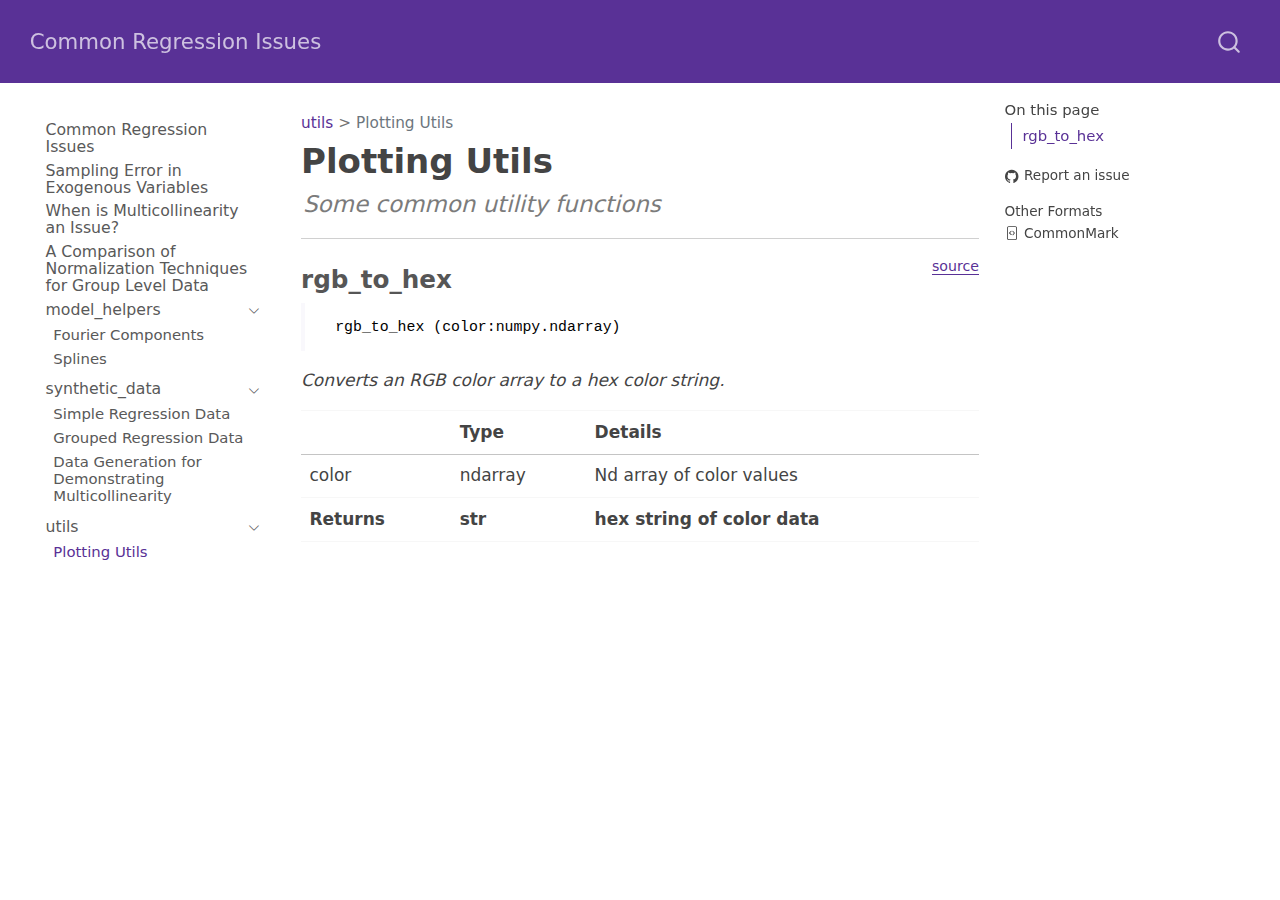
<file: utils/plotting.html>
<!DOCTYPE html>
<html xmlns="http://www.w3.org/1999/xhtml" lang="en" xml:lang="en"><head>

<meta charset="utf-8">
<meta name="generator" content="quarto-1.5.57">

<meta name="viewport" content="width=device-width, initial-scale=1.0, user-scalable=yes">

<meta name="description" content="Some common utility functions">

<title>Plotting Utils – Common Regression Issues</title>
<style>
code{white-space: pre-wrap;}
span.smallcaps{font-variant: small-caps;}
div.columns{display: flex; gap: min(4vw, 1.5em);}
div.column{flex: auto; overflow-x: auto;}
div.hanging-indent{margin-left: 1.5em; text-indent: -1.5em;}
ul.task-list{list-style: none;}
ul.task-list li input[type="checkbox"] {
  width: 0.8em;
  margin: 0 0.8em 0.2em -1em; /* quarto-specific, see https://github.com/quarto-dev/quarto-cli/issues/4556 */ 
  vertical-align: middle;
}
</style>


<script src="../site_libs/quarto-nav/quarto-nav.js"></script>
<script src="../site_libs/quarto-nav/headroom.min.js"></script>
<script src="../site_libs/clipboard/clipboard.min.js"></script>
<script src="../site_libs/quarto-search/autocomplete.umd.js"></script>
<script src="../site_libs/quarto-search/fuse.min.js"></script>
<script src="../site_libs/quarto-search/quarto-search.js"></script>
<meta name="quarto:offset" content="../">
<script src="../site_libs/quarto-html/quarto.js"></script>
<script src="../site_libs/quarto-html/popper.min.js"></script>
<script src="../site_libs/quarto-html/tippy.umd.min.js"></script>
<script src="../site_libs/quarto-html/anchor.min.js"></script>
<link href="../site_libs/quarto-html/tippy.css" rel="stylesheet">
<link href="../site_libs/quarto-html/quarto-syntax-highlighting.css" rel="stylesheet" id="quarto-text-highlighting-styles">
<script src="../site_libs/bootstrap/bootstrap.min.js"></script>
<link href="../site_libs/bootstrap/bootstrap-icons.css" rel="stylesheet">
<link href="../site_libs/bootstrap/bootstrap.min.css" rel="stylesheet" id="quarto-bootstrap" data-mode="light">
<script id="quarto-search-options" type="application/json">{
  "location": "navbar",
  "copy-button": false,
  "collapse-after": 3,
  "panel-placement": "end",
  "type": "overlay",
  "limit": 50,
  "keyboard-shortcut": [
    "f",
    "/",
    "s"
  ],
  "show-item-context": false,
  "language": {
    "search-no-results-text": "No results",
    "search-matching-documents-text": "matching documents",
    "search-copy-link-title": "Copy link to search",
    "search-hide-matches-text": "Hide additional matches",
    "search-more-match-text": "more match in this document",
    "search-more-matches-text": "more matches in this document",
    "search-clear-button-title": "Clear",
    "search-text-placeholder": "",
    "search-detached-cancel-button-title": "Cancel",
    "search-submit-button-title": "Submit",
    "search-label": "Search"
  }
}</script>


<link rel="stylesheet" href="../styles.css">
<meta property="og:title" content="Plotting Utils – Common Regression Issues">
<meta property="og:description" content="Some common utility functions">
<meta property="og:site_name" content="Common Regression Issues">
<meta name="twitter:title" content="Plotting Utils – Common Regression Issues">
<meta name="twitter:description" content="Some common utility functions">
<meta name="twitter:card" content="summary">
</head>

<body class="nav-sidebar floating nav-fixed">

<div id="quarto-search-results"></div>
  <header id="quarto-header" class="headroom fixed-top">
    <nav class="navbar navbar-expand-lg " data-bs-theme="dark">
      <div class="navbar-container container-fluid">
      <div class="navbar-brand-container mx-auto">
    <a class="navbar-brand" href="../index.html">
    <span class="navbar-title">Common Regression Issues</span>
    </a>
  </div>
        <div class="quarto-navbar-tools tools-end">
</div>
          <div id="quarto-search" class="" title="Search"></div>
      </div> <!-- /container-fluid -->
    </nav>
  <nav class="quarto-secondary-nav">
    <div class="container-fluid d-flex">
      <button type="button" class="quarto-btn-toggle btn" data-bs-toggle="collapse" role="button" data-bs-target=".quarto-sidebar-collapse-item" aria-controls="quarto-sidebar" aria-expanded="false" aria-label="Toggle sidebar navigation" onclick="if (window.quartoToggleHeadroom) { window.quartoToggleHeadroom(); }">
        <i class="bi bi-layout-text-sidebar-reverse"></i>
      </button>
        <nav class="quarto-page-breadcrumbs" aria-label="breadcrumb"><ol class="breadcrumb"><li class="breadcrumb-item"><a href="../utils/plotting.html">utils</a></li><li class="breadcrumb-item"><a href="../utils/plotting.html">Plotting Utils</a></li></ol></nav>
        <a class="flex-grow-1" role="navigation" data-bs-toggle="collapse" data-bs-target=".quarto-sidebar-collapse-item" aria-controls="quarto-sidebar" aria-expanded="false" aria-label="Toggle sidebar navigation" onclick="if (window.quartoToggleHeadroom) { window.quartoToggleHeadroom(); }">      
        </a>
    </div>
  </nav>
</header>
<!-- content -->
<div id="quarto-content" class="quarto-container page-columns page-rows-contents page-layout-article page-navbar">
<!-- sidebar -->
  <nav id="quarto-sidebar" class="sidebar collapse collapse-horizontal quarto-sidebar-collapse-item sidebar-navigation floating overflow-auto">
    <div class="sidebar-menu-container"> 
    <ul class="list-unstyled mt-1">
        <li class="sidebar-item">
  <div class="sidebar-item-container"> 
  <a href="../index.html" class="sidebar-item-text sidebar-link">
 <span class="menu-text">Common Regression Issues</span></a>
  </div>
</li>
        <li class="sidebar-item">
  <div class="sidebar-item-container"> 
  <a href="../sampling_error.html" class="sidebar-item-text sidebar-link">
 <span class="menu-text">Sampling Error in Exogenous Variables</span></a>
  </div>
</li>
        <li class="sidebar-item">
  <div class="sidebar-item-container"> 
  <a href="../multicollinearity.html" class="sidebar-item-text sidebar-link">
 <span class="menu-text">When is Multicollinearity an Issue?</span></a>
  </div>
</li>
        <li class="sidebar-item">
  <div class="sidebar-item-container"> 
  <a href="../group_level_normalization.html" class="sidebar-item-text sidebar-link">
 <span class="menu-text">A Comparison of Normalization Techniques for Group Level Data</span></a>
  </div>
</li>
        <li class="sidebar-item sidebar-item-section">
      <div class="sidebar-item-container"> 
            <a class="sidebar-item-text sidebar-link text-start" data-bs-toggle="collapse" data-bs-target="#quarto-sidebar-section-1" role="navigation" aria-expanded="true">
 <span class="menu-text">model_helpers</span></a>
          <a class="sidebar-item-toggle text-start" data-bs-toggle="collapse" data-bs-target="#quarto-sidebar-section-1" role="navigation" aria-expanded="true" aria-label="Toggle section">
            <i class="bi bi-chevron-right ms-2"></i>
          </a> 
      </div>
      <ul id="quarto-sidebar-section-1" class="collapse list-unstyled sidebar-section depth1 show">  
          <li class="sidebar-item">
  <div class="sidebar-item-container"> 
  <a href="../model_helpers/fourier_components.html" class="sidebar-item-text sidebar-link">
 <span class="menu-text">Fourier Components</span></a>
  </div>
</li>
          <li class="sidebar-item">
  <div class="sidebar-item-container"> 
  <a href="../model_helpers/spline_models.html" class="sidebar-item-text sidebar-link">
 <span class="menu-text">Splines</span></a>
  </div>
</li>
      </ul>
  </li>
        <li class="sidebar-item sidebar-item-section">
      <div class="sidebar-item-container"> 
            <a class="sidebar-item-text sidebar-link text-start" data-bs-toggle="collapse" data-bs-target="#quarto-sidebar-section-2" role="navigation" aria-expanded="true">
 <span class="menu-text">synthetic_data</span></a>
          <a class="sidebar-item-toggle text-start" data-bs-toggle="collapse" data-bs-target="#quarto-sidebar-section-2" role="navigation" aria-expanded="true" aria-label="Toggle section">
            <i class="bi bi-chevron-right ms-2"></i>
          </a> 
      </div>
      <ul id="quarto-sidebar-section-2" class="collapse list-unstyled sidebar-section depth1 show">  
          <li class="sidebar-item">
  <div class="sidebar-item-container"> 
  <a href="../synthetic_data/simple_regression_data.html" class="sidebar-item-text sidebar-link">
 <span class="menu-text">Simple Regression Data</span></a>
  </div>
</li>
          <li class="sidebar-item">
  <div class="sidebar-item-container"> 
  <a href="../synthetic_data/grouped_data.html" class="sidebar-item-text sidebar-link">
 <span class="menu-text">Grouped Regression Data</span></a>
  </div>
</li>
          <li class="sidebar-item">
  <div class="sidebar-item-container"> 
  <a href="../synthetic_data/multicollinearity_example_data.html" class="sidebar-item-text sidebar-link">
 <span class="menu-text">Data Generation for Demonstrating Multicollinearity</span></a>
  </div>
</li>
      </ul>
  </li>
        <li class="sidebar-item sidebar-item-section">
      <div class="sidebar-item-container"> 
            <a class="sidebar-item-text sidebar-link text-start" data-bs-toggle="collapse" data-bs-target="#quarto-sidebar-section-3" role="navigation" aria-expanded="true">
 <span class="menu-text">utils</span></a>
          <a class="sidebar-item-toggle text-start" data-bs-toggle="collapse" data-bs-target="#quarto-sidebar-section-3" role="navigation" aria-expanded="true" aria-label="Toggle section">
            <i class="bi bi-chevron-right ms-2"></i>
          </a> 
      </div>
      <ul id="quarto-sidebar-section-3" class="collapse list-unstyled sidebar-section depth1 show">  
          <li class="sidebar-item">
  <div class="sidebar-item-container"> 
  <a href="../utils/plotting.html" class="sidebar-item-text sidebar-link active">
 <span class="menu-text">Plotting Utils</span></a>
  </div>
</li>
      </ul>
  </li>
    </ul>
    </div>
</nav>
<div id="quarto-sidebar-glass" class="quarto-sidebar-collapse-item" data-bs-toggle="collapse" data-bs-target=".quarto-sidebar-collapse-item"></div>
<!-- margin-sidebar -->
    <div id="quarto-margin-sidebar" class="sidebar margin-sidebar">
        <nav id="TOC" role="doc-toc" class="toc-active">
    <h2 id="toc-title">On this page</h2>
   
  <ul>
  <li><a href="#rgb_to_hex" id="toc-rgb_to_hex" class="nav-link active" data-scroll-target="#rgb_to_hex">rgb_to_hex</a></li>
  </ul>
<div class="toc-actions"><ul><li><a href="https://github.com/redam94/common_regression_issues/issues/new" class="toc-action"><i class="bi bi-github"></i>Report an issue</a></li></ul></div><div class="quarto-alternate-formats"><h2>Other Formats</h2><ul><li><a href="plotting.html.md"><i class="bi bi-file-code"></i>CommonMark</a></li></ul></div></nav>
    </div>
<!-- main -->
<main class="content" id="quarto-document-content">

<header id="title-block-header" class="quarto-title-block default"><nav class="quarto-page-breadcrumbs quarto-title-breadcrumbs d-none d-lg-block" aria-label="breadcrumb"><ol class="breadcrumb"><li class="breadcrumb-item"><a href="../utils/plotting.html">utils</a></li><li class="breadcrumb-item"><a href="../utils/plotting.html">Plotting Utils</a></li></ol></nav>
<div class="quarto-title">
<h1 class="title">Plotting Utils</h1>
</div>

<div>
  <div class="description">
    Some common utility functions
  </div>
</div>


<div class="quarto-title-meta">

    
  
    
  </div>
  


</header>


<!-- WARNING: THIS FILE WAS AUTOGENERATED! DO NOT EDIT! -->
<hr>
<p><a href="https://github.com/redam94/common_regression_issues/blob/main/common_regression_issues/utils/plotting.py#L12" target="_blank" style="float:right; font-size:smaller">source</a></p>
<section id="rgb_to_hex" class="level3">
<h3 class="anchored" data-anchor-id="rgb_to_hex">rgb_to_hex</h3>
<blockquote class="blockquote">
<pre><code> rgb_to_hex (color:numpy.ndarray)</code></pre>
</blockquote>
<p><em>Converts an RGB color array to a hex color string.</em></p>
<table class="caption-top table">
<thead>
<tr class="header">
<th></th>
<th><strong>Type</strong></th>
<th><strong>Details</strong></th>
</tr>
</thead>
<tbody>
<tr class="odd">
<td>color</td>
<td>ndarray</td>
<td>Nd array of color values</td>
</tr>
<tr class="even">
<td><strong>Returns</strong></td>
<td><strong>str</strong></td>
<td><strong>hex string of color data</strong></td>
</tr>
</tbody>
</table>


</section>

</main> <!-- /main -->
<script id="quarto-html-after-body" type="application/javascript">
window.document.addEventListener("DOMContentLoaded", function (event) {
  const toggleBodyColorMode = (bsSheetEl) => {
    const mode = bsSheetEl.getAttribute("data-mode");
    const bodyEl = window.document.querySelector("body");
    if (mode === "dark") {
      bodyEl.classList.add("quarto-dark");
      bodyEl.classList.remove("quarto-light");
    } else {
      bodyEl.classList.add("quarto-light");
      bodyEl.classList.remove("quarto-dark");
    }
  }
  const toggleBodyColorPrimary = () => {
    const bsSheetEl = window.document.querySelector("link#quarto-bootstrap");
    if (bsSheetEl) {
      toggleBodyColorMode(bsSheetEl);
    }
  }
  toggleBodyColorPrimary();  
  const icon = "";
  const anchorJS = new window.AnchorJS();
  anchorJS.options = {
    placement: 'right',
    icon: icon
  };
  anchorJS.add('.anchored');
  const isCodeAnnotation = (el) => {
    for (const clz of el.classList) {
      if (clz.startsWith('code-annotation-')) {                     
        return true;
      }
    }
    return false;
  }
  const onCopySuccess = function(e) {
    // button target
    const button = e.trigger;
    // don't keep focus
    button.blur();
    // flash "checked"
    button.classList.add('code-copy-button-checked');
    var currentTitle = button.getAttribute("title");
    button.setAttribute("title", "Copied!");
    let tooltip;
    if (window.bootstrap) {
      button.setAttribute("data-bs-toggle", "tooltip");
      button.setAttribute("data-bs-placement", "left");
      button.setAttribute("data-bs-title", "Copied!");
      tooltip = new bootstrap.Tooltip(button, 
        { trigger: "manual", 
          customClass: "code-copy-button-tooltip",
          offset: [0, -8]});
      tooltip.show();    
    }
    setTimeout(function() {
      if (tooltip) {
        tooltip.hide();
        button.removeAttribute("data-bs-title");
        button.removeAttribute("data-bs-toggle");
        button.removeAttribute("data-bs-placement");
      }
      button.setAttribute("title", currentTitle);
      button.classList.remove('code-copy-button-checked');
    }, 1000);
    // clear code selection
    e.clearSelection();
  }
  const getTextToCopy = function(trigger) {
      const codeEl = trigger.previousElementSibling.cloneNode(true);
      for (const childEl of codeEl.children) {
        if (isCodeAnnotation(childEl)) {
          childEl.remove();
        }
      }
      return codeEl.innerText;
  }
  const clipboard = new window.ClipboardJS('.code-copy-button:not([data-in-quarto-modal])', {
    text: getTextToCopy
  });
  clipboard.on('success', onCopySuccess);
  if (window.document.getElementById('quarto-embedded-source-code-modal')) {
    // For code content inside modals, clipBoardJS needs to be initialized with a container option
    // TODO: Check when it could be a function (https://github.com/zenorocha/clipboard.js/issues/860)
    const clipboardModal = new window.ClipboardJS('.code-copy-button[data-in-quarto-modal]', {
      text: getTextToCopy,
      container: window.document.getElementById('quarto-embedded-source-code-modal')
    });
    clipboardModal.on('success', onCopySuccess);
  }
    var localhostRegex = new RegExp(/^(?:http|https):\/\/localhost\:?[0-9]*\//);
    var mailtoRegex = new RegExp(/^mailto:/);
      var filterRegex = new RegExp("https:\/\/redam94\.github\.io\/common_regression_issues");
    var isInternal = (href) => {
        return filterRegex.test(href) || localhostRegex.test(href) || mailtoRegex.test(href);
    }
    // Inspect non-navigation links and adorn them if external
 	var links = window.document.querySelectorAll('a[href]:not(.nav-link):not(.navbar-brand):not(.toc-action):not(.sidebar-link):not(.sidebar-item-toggle):not(.pagination-link):not(.no-external):not([aria-hidden]):not(.dropdown-item):not(.quarto-navigation-tool):not(.about-link)');
    for (var i=0; i<links.length; i++) {
      const link = links[i];
      if (!isInternal(link.href)) {
        // undo the damage that might have been done by quarto-nav.js in the case of
        // links that we want to consider external
        if (link.dataset.originalHref !== undefined) {
          link.href = link.dataset.originalHref;
        }
      }
    }
  function tippyHover(el, contentFn, onTriggerFn, onUntriggerFn) {
    const config = {
      allowHTML: true,
      maxWidth: 500,
      delay: 100,
      arrow: false,
      appendTo: function(el) {
          return el.parentElement;
      },
      interactive: true,
      interactiveBorder: 10,
      theme: 'quarto',
      placement: 'bottom-start',
    };
    if (contentFn) {
      config.content = contentFn;
    }
    if (onTriggerFn) {
      config.onTrigger = onTriggerFn;
    }
    if (onUntriggerFn) {
      config.onUntrigger = onUntriggerFn;
    }
    window.tippy(el, config); 
  }
  const noterefs = window.document.querySelectorAll('a[role="doc-noteref"]');
  for (var i=0; i<noterefs.length; i++) {
    const ref = noterefs[i];
    tippyHover(ref, function() {
      // use id or data attribute instead here
      let href = ref.getAttribute('data-footnote-href') || ref.getAttribute('href');
      try { href = new URL(href).hash; } catch {}
      const id = href.replace(/^#\/?/, "");
      const note = window.document.getElementById(id);
      if (note) {
        return note.innerHTML;
      } else {
        return "";
      }
    });
  }
  const xrefs = window.document.querySelectorAll('a.quarto-xref');
  const processXRef = (id, note) => {
    // Strip column container classes
    const stripColumnClz = (el) => {
      el.classList.remove("page-full", "page-columns");
      if (el.children) {
        for (const child of el.children) {
          stripColumnClz(child);
        }
      }
    }
    stripColumnClz(note)
    if (id === null || id.startsWith('sec-')) {
      // Special case sections, only their first couple elements
      const container = document.createElement("div");
      if (note.children && note.children.length > 2) {
        container.appendChild(note.children[0].cloneNode(true));
        for (let i = 1; i < note.children.length; i++) {
          const child = note.children[i];
          if (child.tagName === "P" && child.innerText === "") {
            continue;
          } else {
            container.appendChild(child.cloneNode(true));
            break;
          }
        }
        if (window.Quarto?.typesetMath) {
          window.Quarto.typesetMath(container);
        }
        return container.innerHTML
      } else {
        if (window.Quarto?.typesetMath) {
          window.Quarto.typesetMath(note);
        }
        return note.innerHTML;
      }
    } else {
      // Remove any anchor links if they are present
      const anchorLink = note.querySelector('a.anchorjs-link');
      if (anchorLink) {
        anchorLink.remove();
      }
      if (window.Quarto?.typesetMath) {
        window.Quarto.typesetMath(note);
      }
      // TODO in 1.5, we should make sure this works without a callout special case
      if (note.classList.contains("callout")) {
        return note.outerHTML;
      } else {
        return note.innerHTML;
      }
    }
  }
  for (var i=0; i<xrefs.length; i++) {
    const xref = xrefs[i];
    tippyHover(xref, undefined, function(instance) {
      instance.disable();
      let url = xref.getAttribute('href');
      let hash = undefined; 
      if (url.startsWith('#')) {
        hash = url;
      } else {
        try { hash = new URL(url).hash; } catch {}
      }
      if (hash) {
        const id = hash.replace(/^#\/?/, "");
        const note = window.document.getElementById(id);
        if (note !== null) {
          try {
            const html = processXRef(id, note.cloneNode(true));
            instance.setContent(html);
          } finally {
            instance.enable();
            instance.show();
          }
        } else {
          // See if we can fetch this
          fetch(url.split('#')[0])
          .then(res => res.text())
          .then(html => {
            const parser = new DOMParser();
            const htmlDoc = parser.parseFromString(html, "text/html");
            const note = htmlDoc.getElementById(id);
            if (note !== null) {
              const html = processXRef(id, note);
              instance.setContent(html);
            } 
          }).finally(() => {
            instance.enable();
            instance.show();
          });
        }
      } else {
        // See if we can fetch a full url (with no hash to target)
        // This is a special case and we should probably do some content thinning / targeting
        fetch(url)
        .then(res => res.text())
        .then(html => {
          const parser = new DOMParser();
          const htmlDoc = parser.parseFromString(html, "text/html");
          const note = htmlDoc.querySelector('main.content');
          if (note !== null) {
            // This should only happen for chapter cross references
            // (since there is no id in the URL)
            // remove the first header
            if (note.children.length > 0 && note.children[0].tagName === "HEADER") {
              note.children[0].remove();
            }
            const html = processXRef(null, note);
            instance.setContent(html);
          } 
        }).finally(() => {
          instance.enable();
          instance.show();
        });
      }
    }, function(instance) {
    });
  }
      let selectedAnnoteEl;
      const selectorForAnnotation = ( cell, annotation) => {
        let cellAttr = 'data-code-cell="' + cell + '"';
        let lineAttr = 'data-code-annotation="' +  annotation + '"';
        const selector = 'span[' + cellAttr + '][' + lineAttr + ']';
        return selector;
      }
      const selectCodeLines = (annoteEl) => {
        const doc = window.document;
        const targetCell = annoteEl.getAttribute("data-target-cell");
        const targetAnnotation = annoteEl.getAttribute("data-target-annotation");
        const annoteSpan = window.document.querySelector(selectorForAnnotation(targetCell, targetAnnotation));
        const lines = annoteSpan.getAttribute("data-code-lines").split(",");
        const lineIds = lines.map((line) => {
          return targetCell + "-" + line;
        })
        let top = null;
        let height = null;
        let parent = null;
        if (lineIds.length > 0) {
            //compute the position of the single el (top and bottom and make a div)
            const el = window.document.getElementById(lineIds[0]);
            top = el.offsetTop;
            height = el.offsetHeight;
            parent = el.parentElement.parentElement;
          if (lineIds.length > 1) {
            const lastEl = window.document.getElementById(lineIds[lineIds.length - 1]);
            const bottom = lastEl.offsetTop + lastEl.offsetHeight;
            height = bottom - top;
          }
          if (top !== null && height !== null && parent !== null) {
            // cook up a div (if necessary) and position it 
            let div = window.document.getElementById("code-annotation-line-highlight");
            if (div === null) {
              div = window.document.createElement("div");
              div.setAttribute("id", "code-annotation-line-highlight");
              div.style.position = 'absolute';
              parent.appendChild(div);
            }
            div.style.top = top - 2 + "px";
            div.style.height = height + 4 + "px";
            div.style.left = 0;
            let gutterDiv = window.document.getElementById("code-annotation-line-highlight-gutter");
            if (gutterDiv === null) {
              gutterDiv = window.document.createElement("div");
              gutterDiv.setAttribute("id", "code-annotation-line-highlight-gutter");
              gutterDiv.style.position = 'absolute';
              const codeCell = window.document.getElementById(targetCell);
              const gutter = codeCell.querySelector('.code-annotation-gutter');
              gutter.appendChild(gutterDiv);
            }
            gutterDiv.style.top = top - 2 + "px";
            gutterDiv.style.height = height + 4 + "px";
          }
          selectedAnnoteEl = annoteEl;
        }
      };
      const unselectCodeLines = () => {
        const elementsIds = ["code-annotation-line-highlight", "code-annotation-line-highlight-gutter"];
        elementsIds.forEach((elId) => {
          const div = window.document.getElementById(elId);
          if (div) {
            div.remove();
          }
        });
        selectedAnnoteEl = undefined;
      };
        // Handle positioning of the toggle
    window.addEventListener(
      "resize",
      throttle(() => {
        elRect = undefined;
        if (selectedAnnoteEl) {
          selectCodeLines(selectedAnnoteEl);
        }
      }, 10)
    );
    function throttle(fn, ms) {
    let throttle = false;
    let timer;
      return (...args) => {
        if(!throttle) { // first call gets through
            fn.apply(this, args);
            throttle = true;
        } else { // all the others get throttled
            if(timer) clearTimeout(timer); // cancel #2
            timer = setTimeout(() => {
              fn.apply(this, args);
              timer = throttle = false;
            }, ms);
        }
      };
    }
      // Attach click handler to the DT
      const annoteDls = window.document.querySelectorAll('dt[data-target-cell]');
      for (const annoteDlNode of annoteDls) {
        annoteDlNode.addEventListener('click', (event) => {
          const clickedEl = event.target;
          if (clickedEl !== selectedAnnoteEl) {
            unselectCodeLines();
            const activeEl = window.document.querySelector('dt[data-target-cell].code-annotation-active');
            if (activeEl) {
              activeEl.classList.remove('code-annotation-active');
            }
            selectCodeLines(clickedEl);
            clickedEl.classList.add('code-annotation-active');
          } else {
            // Unselect the line
            unselectCodeLines();
            clickedEl.classList.remove('code-annotation-active');
          }
        });
      }
  const findCites = (el) => {
    const parentEl = el.parentElement;
    if (parentEl) {
      const cites = parentEl.dataset.cites;
      if (cites) {
        return {
          el,
          cites: cites.split(' ')
        };
      } else {
        return findCites(el.parentElement)
      }
    } else {
      return undefined;
    }
  };
  var bibliorefs = window.document.querySelectorAll('a[role="doc-biblioref"]');
  for (var i=0; i<bibliorefs.length; i++) {
    const ref = bibliorefs[i];
    const citeInfo = findCites(ref);
    if (citeInfo) {
      tippyHover(citeInfo.el, function() {
        var popup = window.document.createElement('div');
        citeInfo.cites.forEach(function(cite) {
          var citeDiv = window.document.createElement('div');
          citeDiv.classList.add('hanging-indent');
          citeDiv.classList.add('csl-entry');
          var biblioDiv = window.document.getElementById('ref-' + cite);
          if (biblioDiv) {
            citeDiv.innerHTML = biblioDiv.innerHTML;
          }
          popup.appendChild(citeDiv);
        });
        return popup.innerHTML;
      });
    }
  }
});
</script>
</div> <!-- /content -->




<footer class="footer"><div class="nav-footer"><div class="nav-footer-center"><div class="toc-actions d-sm-block d-md-none"><ul><li><a href="https://github.com/redam94/common_regression_issues/issues/new" class="toc-action"><i class="bi bi-github"></i>Report an issue</a></li></ul></div></div></div></footer></body></html>
</file>
<file: site_libs/quarto-html/tippy.css>
.tippy-box[data-animation=fade][data-state=hidden]{opacity:0}[data-tippy-root]{max-width:calc(100vw - 10px)}.tippy-box{position:relative;background-color:#333;color:#fff;border-radius:4px;font-size:14px;line-height:1.4;white-space:normal;outline:0;transition-property:transform,visibility,opacity}.tippy-box[data-placement^=top]>.tippy-arrow{bottom:0}.tippy-box[data-placement^=top]>.tippy-arrow:before{bottom:-7px;left:0;border-width:8px 8px 0;border-top-color:initial;transform-origin:center top}.tippy-box[data-placement^=bottom]>.tippy-arrow{top:0}.tippy-box[data-placement^=bottom]>.tippy-arrow:before{top:-7px;left:0;border-width:0 8px 8px;border-bottom-color:initial;transform-origin:center bottom}.tippy-box[data-placement^=left]>.tippy-arrow{right:0}.tippy-box[data-placement^=left]>.tippy-arrow:before{border-width:8px 0 8px 8px;border-left-color:initial;right:-7px;transform-origin:center left}.tippy-box[data-placement^=right]>.tippy-arrow{left:0}.tippy-box[data-placement^=right]>.tippy-arrow:before{left:-7px;border-width:8px 8px 8px 0;border-right-color:initial;transform-origin:center right}.tippy-box[data-inertia][data-state=visible]{transition-timing-function:cubic-bezier(.54,1.5,.38,1.11)}.tippy-arrow{width:16px;height:16px;color:#333}.tippy-arrow:before{content:"";position:absolute;border-color:transparent;border-style:solid}.tippy-content{position:relative;padding:5px 9px;z-index:1}
</file>
<file: site_libs/quarto-html/quarto-syntax-highlighting.css>
/* quarto syntax highlight colors */
:root {
  --quarto-hl-ot-color: #003B4F;
  --quarto-hl-at-color: #657422;
  --quarto-hl-ss-color: #20794D;
  --quarto-hl-an-color: #5E5E5E;
  --quarto-hl-fu-color: #4758AB;
  --quarto-hl-st-color: #20794D;
  --quarto-hl-cf-color: #003B4F;
  --quarto-hl-op-color: #5E5E5E;
  --quarto-hl-er-color: #AD0000;
  --quarto-hl-bn-color: #AD0000;
  --quarto-hl-al-color: #AD0000;
  --quarto-hl-va-color: #111111;
  --quarto-hl-bu-color: inherit;
  --quarto-hl-ex-color: inherit;
  --quarto-hl-pp-color: #AD0000;
  --quarto-hl-in-color: #5E5E5E;
  --quarto-hl-vs-color: #20794D;
  --quarto-hl-wa-color: #5E5E5E;
  --quarto-hl-do-color: #5E5E5E;
  --quarto-hl-im-color: #00769E;
  --quarto-hl-ch-color: #20794D;
  --quarto-hl-dt-color: #AD0000;
  --quarto-hl-fl-color: #AD0000;
  --quarto-hl-co-color: #5E5E5E;
  --quarto-hl-cv-color: #5E5E5E;
  --quarto-hl-cn-color: #8f5902;
  --quarto-hl-sc-color: #5E5E5E;
  --quarto-hl-dv-color: #AD0000;
  --quarto-hl-kw-color: #003B4F;
}

/* other quarto variables */
:root {
  --quarto-font-monospace: SFMono-Regular, Menlo, Monaco, Consolas, "Liberation Mono", "Courier New", monospace;
}

pre > code.sourceCode > span {
  color: #003B4F;
}

code span {
  color: #003B4F;
}

code.sourceCode > span {
  color: #003B4F;
}

div.sourceCode,
div.sourceCode pre.sourceCode {
  color: #003B4F;
}

code span.ot {
  color: #003B4F;
  font-style: inherit;
}

code span.at {
  color: #657422;
  font-style: inherit;
}

code span.ss {
  color: #20794D;
  font-style: inherit;
}

code span.an {
  color: #5E5E5E;
  font-style: inherit;
}

code span.fu {
  color: #4758AB;
  font-style: inherit;
}

code span.st {
  color: #20794D;
  font-style: inherit;
}

code span.cf {
  color: #003B4F;
  font-weight: bold;
  font-style: inherit;
}

code span.op {
  color: #5E5E5E;
  font-style: inherit;
}

code span.er {
  color: #AD0000;
  font-style: inherit;
}

code span.bn {
  color: #AD0000;
  font-style: inherit;
}

code span.al {
  color: #AD0000;
  font-style: inherit;
}

code span.va {
  color: #111111;
  font-style: inherit;
}

code span.bu {
  font-style: inherit;
}

code span.ex {
  font-style: inherit;
}

code span.pp {
  color: #AD0000;
  font-style: inherit;
}

code span.in {
  color: #5E5E5E;
  font-style: inherit;
}

code span.vs {
  color: #20794D;
  font-style: inherit;
}

code span.wa {
  color: #5E5E5E;
  font-style: italic;
}

code span.do {
  color: #5E5E5E;
  font-style: italic;
}

code span.im {
  color: #00769E;
  font-style: inherit;
}

code span.ch {
  color: #20794D;
  font-style: inherit;
}

code span.dt {
  color: #AD0000;
  font-style: inherit;
}

code span.fl {
  color: #AD0000;
  font-style: inherit;
}

code span.co {
  color: #5E5E5E;
  font-style: inherit;
}

code span.cv {
  color: #5E5E5E;
  font-style: italic;
}

code span.cn {
  color: #8f5902;
  font-style: inherit;
}

code span.sc {
  color: #5E5E5E;
  font-style: inherit;
}

code span.dv {
  color: #AD0000;
  font-style: inherit;
}

code span.kw {
  color: #003B4F;
  font-weight: bold;
  font-style: inherit;
}

.prevent-inlining {
  content: "</";
}

/*# sourceMappingURL=debc5d5d77c3f9108843748ff7464032.css.map */
</file>
<file: styles.css>
.cell {
  margin-bottom: 1rem;
}

.cell > .sourceCode {
  margin-bottom: 0;
}

.cell-output > pre {
  margin-bottom: 0;
}

.cell-output > pre, .cell-output > .sourceCode > pre, .cell-output-stdout > pre {
  margin-left: 0.8rem;
  margin-top: 0;
  background: none;
  border-left: 2px solid lightsalmon;
  border-top-left-radius: 0;
  border-top-right-radius: 0;
}

.cell-output > .sourceCode {
  border: none;
}

.cell-output > .sourceCode {
  background: none;
  margin-top: 0;
}

div.description {
  padding-left: 2px;
  padding-top: 5px;
  font-style: italic;
  font-size: 135%;
  opacity: 70%;
}
</file>
<file: site_libs/quarto-html/quarto-syntax-highlighting-e1a5c8363afafaef2c763b6775fbf3ca.css>
/* quarto syntax highlight colors */
:root {
  --quarto-hl-ot-color: #003B4F;
  --quarto-hl-at-color: #657422;
  --quarto-hl-ss-color: #20794D;
  --quarto-hl-an-color: #5E5E5E;
  --quarto-hl-fu-color: #4758AB;
  --quarto-hl-st-color: #20794D;
  --quarto-hl-cf-color: #003B4F;
  --quarto-hl-op-color: #5E5E5E;
  --quarto-hl-er-color: #AD0000;
  --quarto-hl-bn-color: #AD0000;
  --quarto-hl-al-color: #AD0000;
  --quarto-hl-va-color: #111111;
  --quarto-hl-bu-color: inherit;
  --quarto-hl-ex-color: inherit;
  --quarto-hl-pp-color: #AD0000;
  --quarto-hl-in-color: #5E5E5E;
  --quarto-hl-vs-color: #20794D;
  --quarto-hl-wa-color: #5E5E5E;
  --quarto-hl-do-color: #5E5E5E;
  --quarto-hl-im-color: #00769E;
  --quarto-hl-ch-color: #20794D;
  --quarto-hl-dt-color: #AD0000;
  --quarto-hl-fl-color: #AD0000;
  --quarto-hl-co-color: #5E5E5E;
  --quarto-hl-cv-color: #5E5E5E;
  --quarto-hl-cn-color: #8f5902;
  --quarto-hl-sc-color: #5E5E5E;
  --quarto-hl-dv-color: #AD0000;
  --quarto-hl-kw-color: #003B4F;
}

/* other quarto variables */
:root {
  --quarto-font-monospace: SFMono-Regular, Menlo, Monaco, Consolas, "Liberation Mono", "Courier New", monospace;
}

/* syntax highlight based on Pandoc's rules */
pre > code.sourceCode > span {
  color: #003B4F;
}

code.sourceCode > span {
  color: #003B4F;
}

div.sourceCode,
div.sourceCode pre.sourceCode {
  color: #003B4F;
}

/* Normal */
code span {
  color: #003B4F;
}

/* Alert */
code span.al {
  color: #AD0000;
  font-style: inherit;
}

/* Annotation */
code span.an {
  color: #5E5E5E;
  font-style: inherit;
}

/* Attribute */
code span.at {
  color: #657422;
  font-style: inherit;
}

/* BaseN */
code span.bn {
  color: #AD0000;
  font-style: inherit;
}

/* BuiltIn */
code span.bu {
  font-style: inherit;
}

/* ControlFlow */
code span.cf {
  color: #003B4F;
  font-weight: bold;
  font-style: inherit;
}

/* Char */
code span.ch {
  color: #20794D;
  font-style: inherit;
}

/* Constant */
code span.cn {
  color: #8f5902;
  font-style: inherit;
}

/* Comment */
code span.co {
  color: #5E5E5E;
  font-style: inherit;
}

/* CommentVar */
code span.cv {
  color: #5E5E5E;
  font-style: italic;
}

/* Documentation */
code span.do {
  color: #5E5E5E;
  font-style: italic;
}

/* DataType */
code span.dt {
  color: #AD0000;
  font-style: inherit;
}

/* DecVal */
code span.dv {
  color: #AD0000;
  font-style: inherit;
}

/* Error */
code span.er {
  color: #AD0000;
  font-style: inherit;
}

/* Extension */
code span.ex {
  font-style: inherit;
}

/* Float */
code span.fl {
  color: #AD0000;
  font-style: inherit;
}

/* Function */
code span.fu {
  color: #4758AB;
  font-style: inherit;
}

/* Import */
code span.im {
  color: #00769E;
  font-style: inherit;
}

/* Information */
code span.in {
  color: #5E5E5E;
  font-style: inherit;
}

/* Keyword */
code span.kw {
  color: #003B4F;
  font-weight: bold;
  font-style: inherit;
}

/* Operator */
code span.op {
  color: #5E5E5E;
  font-style: inherit;
}

/* Other */
code span.ot {
  color: #003B4F;
  font-style: inherit;
}

/* Preprocessor */
code span.pp {
  color: #AD0000;
  font-style: inherit;
}

/* SpecialChar */
code span.sc {
  color: #5E5E5E;
  font-style: inherit;
}

/* SpecialString */
code span.ss {
  color: #20794D;
  font-style: inherit;
}

/* String */
code span.st {
  color: #20794D;
  font-style: inherit;
}

/* Variable */
code span.va {
  color: #111111;
  font-style: inherit;
}

/* VerbatimString */
code span.vs {
  color: #20794D;
  font-style: inherit;
}

/* Warning */
code span.wa {
  color: #5E5E5E;
  font-style: italic;
}

.prevent-inlining {
  content: "</";
}

/*# sourceMappingURL=c735b2cac6c846c1abc72f5ce1520814.css.map */
</file>
<file: site_libs/quarto-html/quarto-syntax-highlighting-d4d76bf8491c20bad77d141916dc28e1.css>
/* quarto syntax highlight colors */
:root {
  --quarto-hl-ot-color: #003B4F;
  --quarto-hl-at-color: #657422;
  --quarto-hl-ss-color: #20794D;
  --quarto-hl-an-color: #5E5E5E;
  --quarto-hl-fu-color: #4758AB;
  --quarto-hl-st-color: #20794D;
  --quarto-hl-cf-color: #003B4F;
  --quarto-hl-op-color: #5E5E5E;
  --quarto-hl-er-color: #AD0000;
  --quarto-hl-bn-color: #AD0000;
  --quarto-hl-al-color: #AD0000;
  --quarto-hl-va-color: #111111;
  --quarto-hl-bu-color: inherit;
  --quarto-hl-ex-color: inherit;
  --quarto-hl-pp-color: #AD0000;
  --quarto-hl-in-color: #5E5E5E;
  --quarto-hl-vs-color: #20794D;
  --quarto-hl-wa-color: #5E5E5E;
  --quarto-hl-do-color: #5E5E5E;
  --quarto-hl-im-color: #00769E;
  --quarto-hl-ch-color: #20794D;
  --quarto-hl-dt-color: #AD0000;
  --quarto-hl-fl-color: #AD0000;
  --quarto-hl-co-color: #5E5E5E;
  --quarto-hl-cv-color: #5E5E5E;
  --quarto-hl-cn-color: #8f5902;
  --quarto-hl-sc-color: #5E5E5E;
  --quarto-hl-dv-color: #AD0000;
  --quarto-hl-kw-color: #003B4F;
}

/* other quarto variables */
:root {
  --quarto-font-monospace: SFMono-Regular, Menlo, Monaco, Consolas, "Liberation Mono", "Courier New", monospace;
}

pre > code.sourceCode > span {
  color: #003B4F;
}

code span {
  color: #003B4F;
}

code.sourceCode > span {
  color: #003B4F;
}

div.sourceCode,
div.sourceCode pre.sourceCode {
  color: #003B4F;
}

code span.ot {
  color: #003B4F;
  font-style: inherit;
}

code span.at {
  color: #657422;
  font-style: inherit;
}

code span.ss {
  color: #20794D;
  font-style: inherit;
}

code span.an {
  color: #5E5E5E;
  font-style: inherit;
}

code span.fu {
  color: #4758AB;
  font-style: inherit;
}

code span.st {
  color: #20794D;
  font-style: inherit;
}

code span.cf {
  color: #003B4F;
  font-weight: bold;
  font-style: inherit;
}

code span.op {
  color: #5E5E5E;
  font-style: inherit;
}

code span.er {
  color: #AD0000;
  font-style: inherit;
}

code span.bn {
  color: #AD0000;
  font-style: inherit;
}

code span.al {
  color: #AD0000;
  font-style: inherit;
}

code span.va {
  color: #111111;
  font-style: inherit;
}

code span.bu {
  font-style: inherit;
}

code span.ex {
  font-style: inherit;
}

code span.pp {
  color: #AD0000;
  font-style: inherit;
}

code span.in {
  color: #5E5E5E;
  font-style: inherit;
}

code span.vs {
  color: #20794D;
  font-style: inherit;
}

code span.wa {
  color: #5E5E5E;
  font-style: italic;
}

code span.do {
  color: #5E5E5E;
  font-style: italic;
}

code span.im {
  color: #00769E;
  font-style: inherit;
}

code span.ch {
  color: #20794D;
  font-style: inherit;
}

code span.dt {
  color: #AD0000;
  font-style: inherit;
}

code span.fl {
  color: #AD0000;
  font-style: inherit;
}

code span.co {
  color: #5E5E5E;
  font-style: inherit;
}

code span.cv {
  color: #5E5E5E;
  font-style: italic;
}

code span.cn {
  color: #8f5902;
  font-style: inherit;
}

code span.sc {
  color: #5E5E5E;
  font-style: inherit;
}

code span.dv {
  color: #AD0000;
  font-style: inherit;
}

code span.kw {
  color: #003B4F;
  font-weight: bold;
  font-style: inherit;
}

.prevent-inlining {
  content: "</";
}

/*# sourceMappingURL=c9c5d451c23b744f9cb2c98992a0aef2.css.map */
</file>
